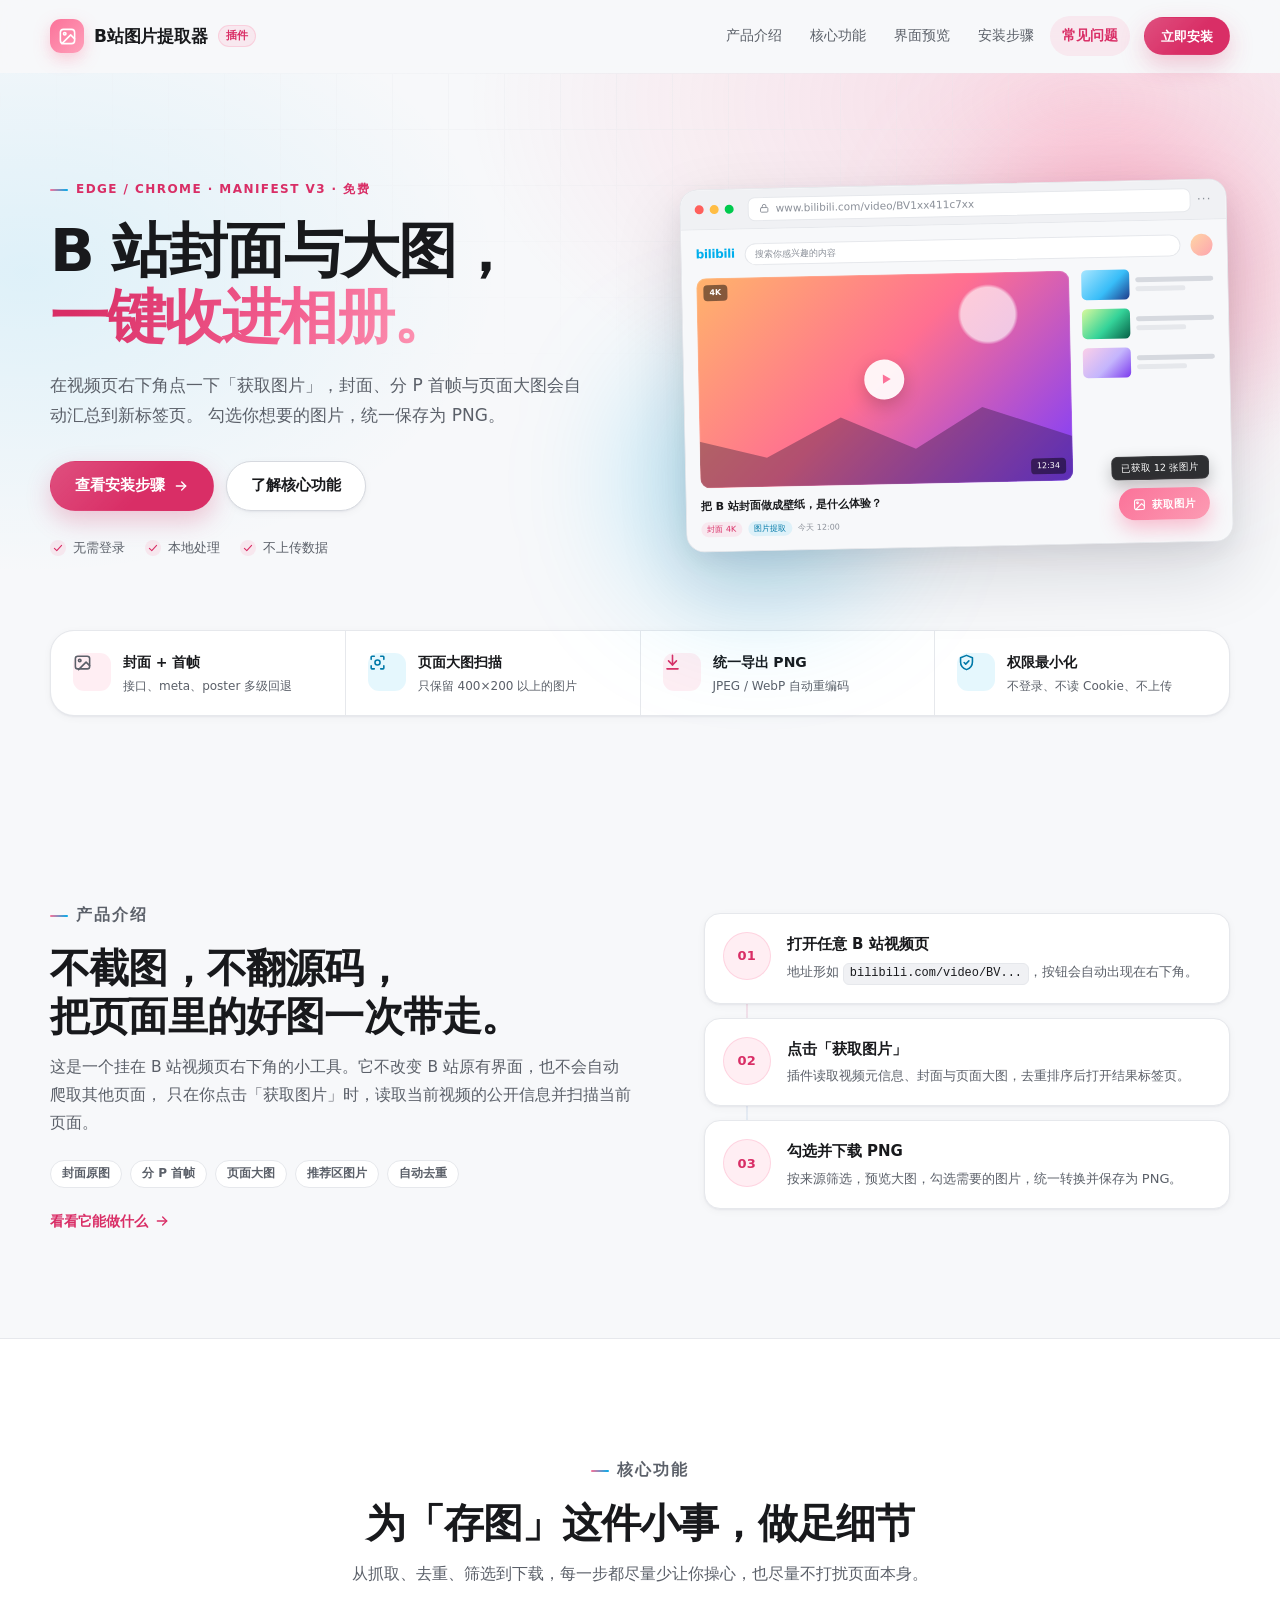
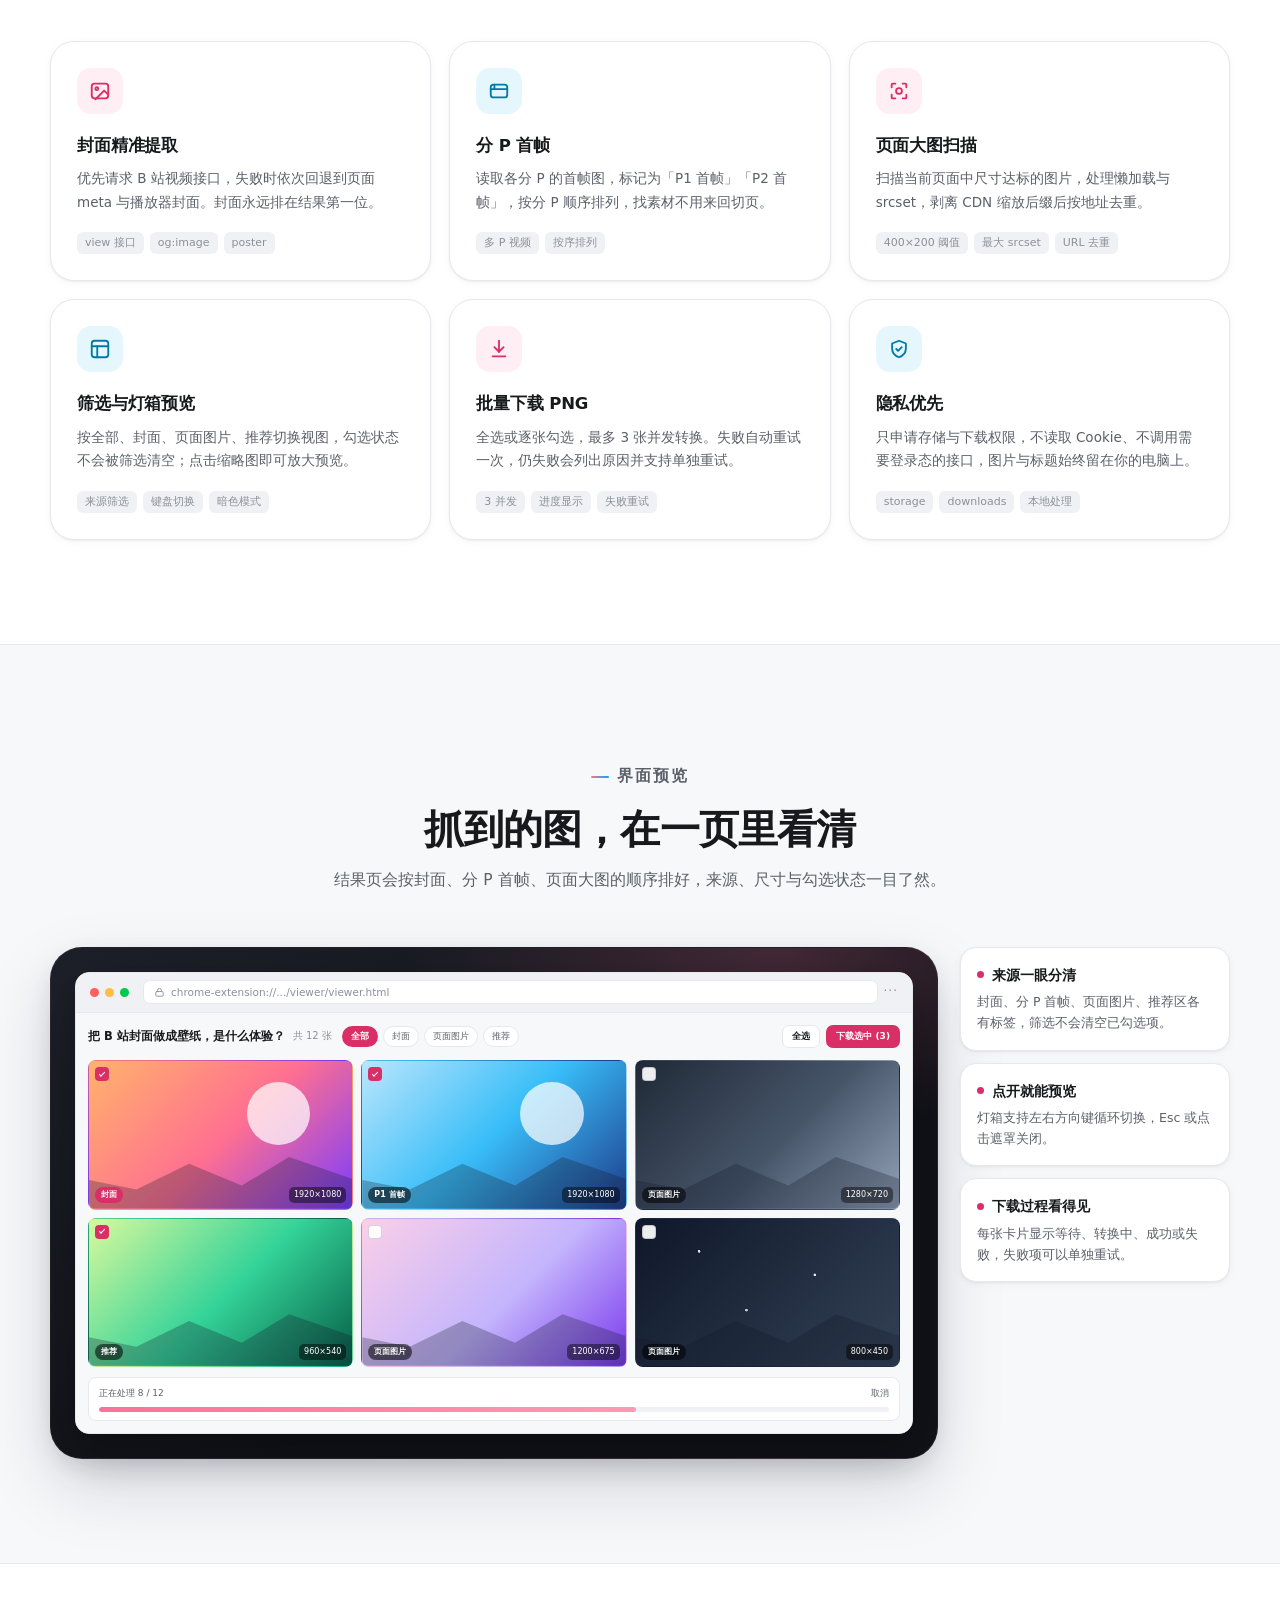
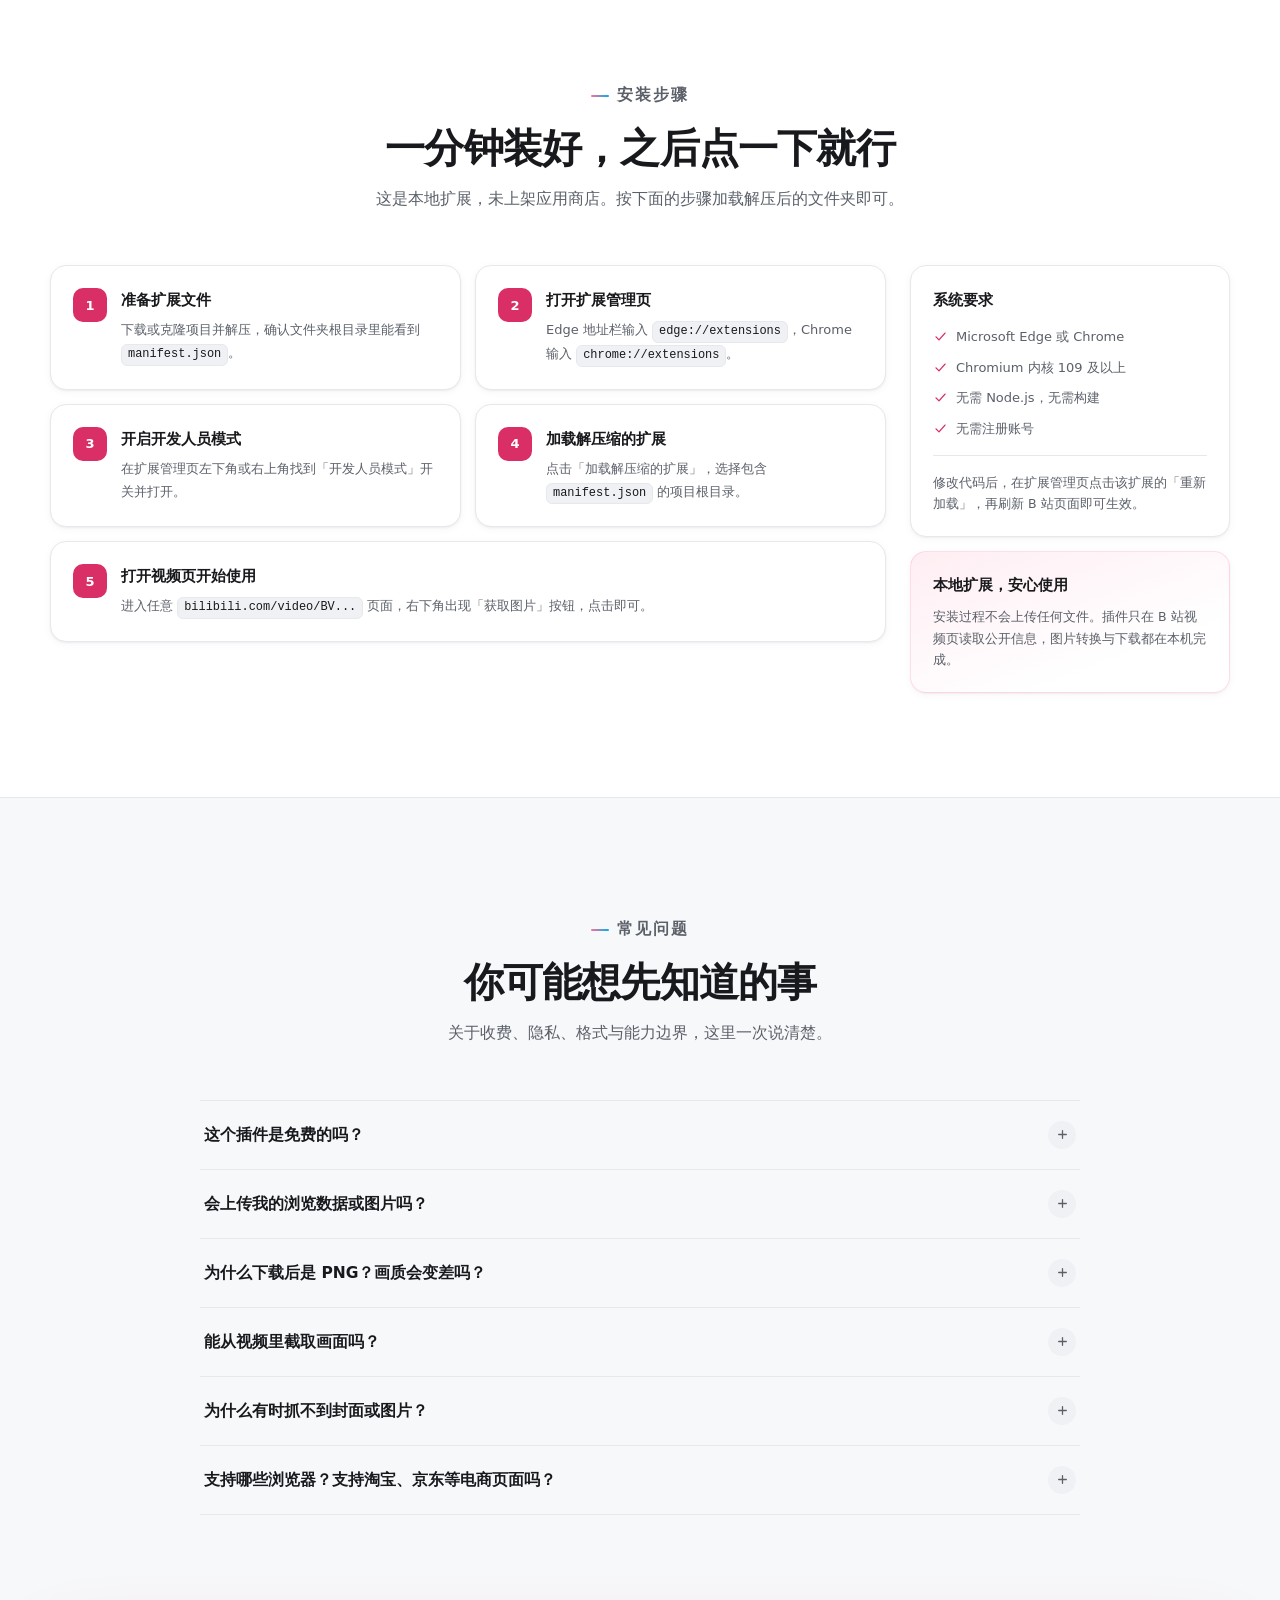
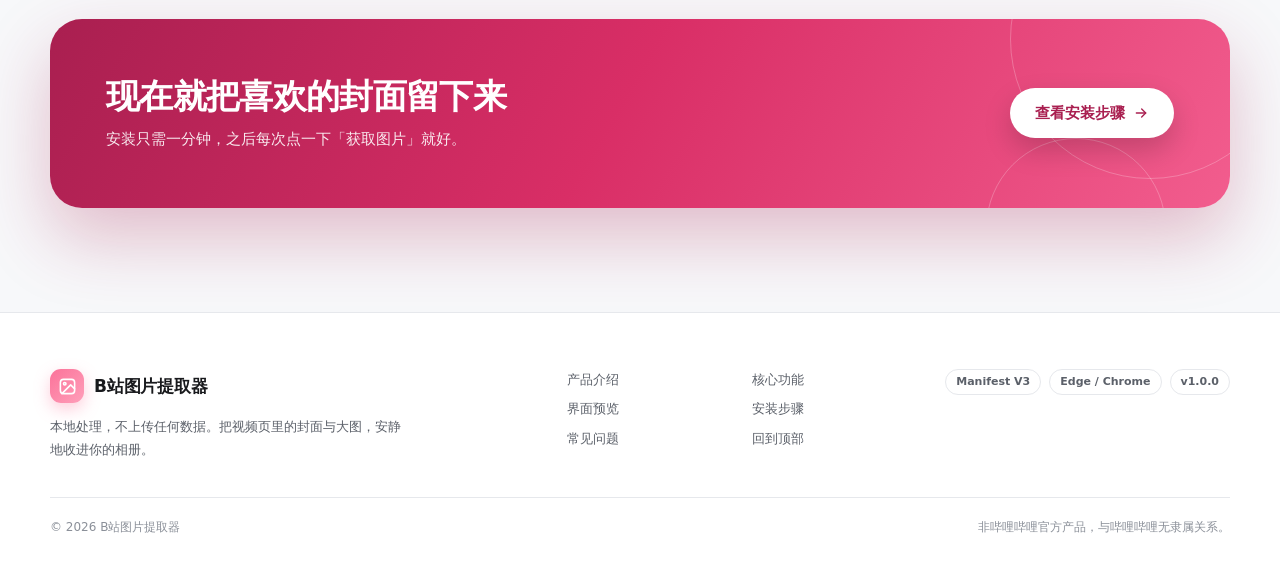
<file: billibili_plugin_web/index.html>
<!doctype html>
<html lang="zh-CN">
<head>
  <meta charset="utf-8">
  <meta name="viewport" content="width=device-width, initial-scale=1">
  <meta name="color-scheme" content="light dark">
  <meta name="theme-color" content="#fb7299">
  <title>B站图片提取器 - 一键提取视频封面与大图</title>
  <meta name="description" content="在 B 站视频页右下角点一下「获取图片」，自动提取视频封面、分 P 首帧与页面大图，勾选后统一下载为 PNG。Edge / Chrome 本地扩展，免费、不上传数据。">
  <meta property="og:type" content="website">
  <meta property="og:title" content="B站图片提取器 - 一键提取视频封面与大图">
  <meta property="og:description" content="点一下「获取图片」，封面、分 P 首帧与页面大图自动汇总，勾选后统一保存为 PNG。">
  <meta property="og:locale" content="zh_CN">
  <link rel="icon" href="assets/favicon.svg" type="image/svg+xml">
  <link rel="stylesheet" href="styles.css">
</head>
<body>
  <a class="skip-link" href="#main">跳到主要内容</a>

  <header class="site-header" id="siteHeader">
    <div class="container header__inner">
      <a class="brand" href="#top" aria-label="B站图片提取器首页">
        <span class="brand__mark" aria-hidden="true">
          <svg viewBox="0 0 24 24" fill="none" stroke="currentColor" stroke-width="2" stroke-linecap="round" stroke-linejoin="round" focusable="false">
            <rect x="3" y="3" width="18" height="18" rx="4"></rect>
            <circle cx="8.5" cy="8.5" r="1.6"></circle>
            <path d="m21 15-5-5L5 21"></path>
          </svg>
        </span>
        <span class="brand__text">B站图片提取器</span>
        <span class="brand__tag">插件</span>
      </a>

      <button class="menu-toggle" id="menuToggle" type="button" aria-expanded="false" aria-controls="siteNav" aria-label="打开导航菜单">
        <span></span>
        <span></span>
        <span></span>
      </button>

      <nav class="nav" id="siteNav" aria-label="主导航">
        <a class="nav__link" href="#intro">产品介绍</a>
        <a class="nav__link" href="#features">核心功能</a>
        <a class="nav__link" href="#preview">界面预览</a>
        <a class="nav__link" href="#install">安装步骤</a>
        <a class="nav__link" href="#faq">常见问题</a>
        <a class="btn btn--primary btn--sm nav__cta" href="#install">立即安装</a>
      </nav>
    </div>
  </header>

  <main id="main">
    <section class="hero" id="top" aria-labelledby="heroTitle">
      <div class="hero__bg" aria-hidden="true"></div>
      <div class="container hero__grid">
        <div class="hero__copy">
          <p class="eyebrow">EDGE / CHROME · MANIFEST V3 · 免费</p>
          <h1 id="heroTitle">B 站封面与大图，<br><span class="text-gradient">一键收进相册。</span></h1>
          <p class="hero__lead">
            在视频页右下角点一下「获取图片」，封面、分 P 首帧与页面大图会自动汇总到新标签页。
            勾选你想要的图片，统一保存为 PNG。
          </p>
          <div class="hero__actions">
            <a class="btn btn--primary btn--lg" href="#install">
              查看安装步骤
              <svg viewBox="0 0 24 24" fill="none" stroke="currentColor" stroke-width="2" stroke-linecap="round" stroke-linejoin="round" aria-hidden="true" focusable="false">
                <path d="M5 12h14"></path>
                <path d="m13 6 6 6-6 6"></path>
              </svg>
            </a>
            <a class="btn btn--ghost btn--lg" href="#features">了解核心功能</a>
          </div>
          <ul class="hero__points">
            <li>
              <svg viewBox="0 0 20 20" fill="none" stroke="currentColor" stroke-width="1.8" stroke-linecap="round" stroke-linejoin="round" aria-hidden="true" focusable="false"><path d="m4 10.5 4 4 8-9"></path></svg>
              无需登录
            </li>
            <li>
              <svg viewBox="0 0 20 20" fill="none" stroke="currentColor" stroke-width="1.8" stroke-linecap="round" stroke-linejoin="round" aria-hidden="true" focusable="false"><path d="m4 10.5 4 4 8-9"></path></svg>
              本地处理
            </li>
            <li>
              <svg viewBox="0 0 20 20" fill="none" stroke="currentColor" stroke-width="1.8" stroke-linecap="round" stroke-linejoin="round" aria-hidden="true" focusable="false"><path d="m4 10.5 4 4 8-9"></path></svg>
              不上传数据
            </li>
          </ul>
        </div>

        <div class="hero__visual" aria-hidden="true">
          <span class="glow glow--pink"></span>
          <span class="glow glow--blue"></span>

          <div class="browser browser--hero">
            <div class="browser__bar">
              <span class="dot dot--red"></span>
              <span class="dot dot--yellow"></span>
              <span class="dot dot--green"></span>
              <span class="browser__url">
                <svg viewBox="0 0 24 24" fill="none" stroke="currentColor" stroke-width="2" stroke-linecap="round" stroke-linejoin="round">
                  <rect x="4" y="10" width="16" height="10" rx="2"></rect>
                  <path d="M8 10V7a4 4 0 0 1 8 0v3"></path>
                </svg>
                www.bilibili.com/video/BV1xx411c7xx
              </span>
              <span class="browser__more">···</span>
            </div>

            <div class="browser__body bili-page">
              <div class="bili-top">
                <span class="bili-logo">bilibili</span>
                <span class="bili-search">搜索你感兴趣的内容</span>
                <span class="bili-avatar"></span>
              </div>

              <div class="bili-layout">
                <div class="bili-main">
                  <div class="bili-player">
                    <span class="bili-player__play">
                      <svg viewBox="0 0 24 24" fill="currentColor"><path d="M8 5.5v13l11-6.5z"></path></svg>
                    </span>
                    <span class="bili-player__badge">4K</span>
                    <span class="bili-player__time">12:34</span>
                  </div>
                  <p class="bili-title">把 B 站封面做成壁纸，是什么体验？</p>
                  <div class="bili-meta">
                    <span class="bili-pill">封面 4K</span>
                    <span class="bili-pill bili-pill--blue">图片提取</span>
                    <span class="bili-muted">今天 12:00</span>
                  </div>
                </div>

                <div class="bili-side">
                  <div class="mini-card">
                    <span class="mini-card__thumb mini-card__thumb--a"></span>
                    <span class="mini-card__lines">
                      <span class="line line--strong"></span>
                      <span class="line line--short"></span>
                    </span>
                  </div>
                  <div class="mini-card">
                    <span class="mini-card__thumb mini-card__thumb--b"></span>
                    <span class="mini-card__lines">
                      <span class="line line--strong"></span>
                      <span class="line line--short"></span>
                    </span>
                  </div>
                  <div class="mini-card">
                    <span class="mini-card__thumb mini-card__thumb--c"></span>
                    <span class="mini-card__lines">
                      <span class="line line--strong"></span>
                      <span class="line line--short"></span>
                    </span>
                  </div>
                </div>
              </div>

              <span class="mock-toast">已获取 12 张图片</span>
              <span class="mock-button">
                <svg viewBox="0 0 24 24" fill="none" stroke="currentColor" stroke-width="2" stroke-linecap="round" stroke-linejoin="round">
                  <rect x="3" y="3" width="18" height="18" rx="3"></rect>
                  <circle cx="8.5" cy="8.5" r="1.5"></circle>
                  <path d="m21 15-5-5L5 21"></path>
                </svg>
                获取图片
              </span>
            </div>
          </div>
        </div>
      </div>

      <div class="container">
        <div class="highlights reveal">
          <div class="highlight">
            <span class="highlight__icon">
              <svg viewBox="0 0 24 24" fill="none" stroke="currentColor" stroke-width="2" stroke-linecap="round" stroke-linejoin="round" aria-hidden="true" focusable="false">
                <rect x="3" y="4" width="18" height="16" rx="3"></rect>
                <circle cx="8.5" cy="9.5" r="1.6"></circle>
                <path d="m21 16-4.5-4.5L7 21"></path>
              </svg>
            </span>
            <div>
              <strong>封面 + 首帧</strong>
              <span>接口、meta、poster 多级回退</span>
            </div>
          </div>
          <div class="highlight">
            <span class="highlight__icon">
              <svg viewBox="0 0 24 24" fill="none" stroke="currentColor" stroke-width="2" stroke-linecap="round" stroke-linejoin="round" aria-hidden="true" focusable="false">
                <path d="M4 8V5a1 1 0 0 1 1-1h3"></path>
                <path d="M16 4h3a1 1 0 0 1 1 1v3"></path>
                <path d="M20 16v3a1 1 0 0 1-1 1h-3"></path>
                <path d="M8 20H5a1 1 0 0 1-1-1v-3"></path>
                <circle cx="12" cy="12" r="3.2"></circle>
              </svg>
            </span>
            <div>
              <strong>页面大图扫描</strong>
              <span>只保留 400×200 以上的图片</span>
            </div>
          </div>
          <div class="highlight">
            <span class="highlight__icon">
              <svg viewBox="0 0 24 24" fill="none" stroke="currentColor" stroke-width="2" stroke-linecap="round" stroke-linejoin="round" aria-hidden="true" focusable="false">
                <path d="M12 3v12"></path>
                <path d="m7 10 5 5 5-5"></path>
                <path d="M5 20h14"></path>
              </svg>
            </span>
            <div>
              <strong>统一导出 PNG</strong>
              <span>JPEG / WebP 自动重编码</span>
            </div>
          </div>
          <div class="highlight">
            <span class="highlight__icon">
              <svg viewBox="0 0 24 24" fill="none" stroke="currentColor" stroke-width="2" stroke-linecap="round" stroke-linejoin="round" aria-hidden="true" focusable="false">
                <path d="M12 3 4.5 6v5.5c0 4.6 3.1 8 7.5 9.5 4.4-1.5 7.5-4.9 7.5-9.5V6z"></path>
                <path d="m9 12 2 2 4-4"></path>
              </svg>
            </span>
            <div>
              <strong>权限最小化</strong>
              <span>不登录、不读 Cookie、不上传</span>
            </div>
          </div>
        </div>
      </div>
    </section>

    <section class="section" id="intro" aria-labelledby="introTitle">
      <div class="container intro__grid">
        <div class="section__head section__head--left reveal">
          <p class="eyebrow">产品介绍</p>
          <h2 id="introTitle">不截图，不翻源码，<br>把页面里的好图一次带走。</h2>
          <p>
            这是一个挂在 B 站视频页右下角的小工具。它不改变 B 站原有界面，也不会自动爬取其他页面，
            只在你点击「获取图片」时，读取当前视频的公开信息并扫描当前页面。
          </p>
          <div class="intro__chips">
            <span class="tag">封面原图</span>
            <span class="tag">分 P 首帧</span>
            <span class="tag">页面大图</span>
            <span class="tag">推荐区图片</span>
            <span class="tag">自动去重</span>
          </div>
          <a class="text-link" href="#features">
            看看它能做什么
            <svg viewBox="0 0 24 24" fill="none" stroke="currentColor" stroke-width="2" stroke-linecap="round" stroke-linejoin="round" aria-hidden="true" focusable="false">
              <path d="M5 12h14"></path>
              <path d="m13 6 6 6-6 6"></path>
            </svg>
          </a>
        </div>

        <ol class="steps reveal">
          <li class="step">
            <span class="step__num">01</span>
            <div>
              <h3>打开任意 B 站视频页</h3>
              <p>地址形如 <code class="inline-code">bilibili.com/video/BV...</code>，按钮会自动出现在右下角。</p>
            </div>
          </li>
          <li class="step">
            <span class="step__num">02</span>
            <div>
              <h3>点击「获取图片」</h3>
              <p>插件读取视频元信息、封面与页面大图，去重排序后打开结果标签页。</p>
            </div>
          </li>
          <li class="step">
            <span class="step__num">03</span>
            <div>
              <h3>勾选并下载 PNG</h3>
              <p>按来源筛选，预览大图，勾选需要的图片，统一转换并保存为 PNG。</p>
            </div>
          </li>
        </ol>
      </div>
    </section>

    <section class="section section--tinted" id="features" aria-labelledby="featuresTitle">
      <div class="container">
        <div class="section__head reveal">
          <p class="eyebrow">核心功能</p>
          <h2 id="featuresTitle">为「存图」这件小事，做足细节</h2>
          <p>从抓取、去重、筛选到下载，每一步都尽量少让你操心，也尽量不打扰页面本身。</p>
        </div>

        <div class="features">
          <article class="feature reveal">
            <span class="feature__icon">
              <svg viewBox="0 0 24 24" fill="none" stroke="currentColor" stroke-width="2" stroke-linecap="round" stroke-linejoin="round" aria-hidden="true" focusable="false">
                <rect x="3" y="4" width="18" height="16" rx="3"></rect>
                <circle cx="8.5" cy="9.5" r="1.6"></circle>
                <path d="m21 16-4.5-4.5L7 21"></path>
              </svg>
            </span>
            <h3>封面精准提取</h3>
            <p>优先请求 B 站视频接口，失败时依次回退到页面 meta 与播放器封面。封面永远排在结果第一位。</p>
            <ul class="feature__tags">
              <li>view 接口</li>
              <li>og:image</li>
              <li>poster</li>
            </ul>
          </article>

          <article class="feature reveal">
            <span class="feature__icon">
              <svg viewBox="0 0 24 24" fill="none" stroke="currentColor" stroke-width="2" stroke-linecap="round" stroke-linejoin="round" aria-hidden="true" focusable="false">
                <rect x="3" y="5" width="18" height="14" rx="3"></rect>
                <path d="M3 10h18"></path>
                <path d="M7 5v5"></path>
              </svg>
            </span>
            <h3>分 P 首帧</h3>
            <p>读取各分 P 的首帧图，标记为「P1 首帧」「P2 首帧」，按分 P 顺序排列，找素材不用来回切页。</p>
            <ul class="feature__tags">
              <li>多 P 视频</li>
              <li>按序排列</li>
            </ul>
          </article>

          <article class="feature reveal">
            <span class="feature__icon">
              <svg viewBox="0 0 24 24" fill="none" stroke="currentColor" stroke-width="2" stroke-linecap="round" stroke-linejoin="round" aria-hidden="true" focusable="false">
                <path d="M4 8V5a1 1 0 0 1 1-1h3"></path>
                <path d="M16 4h3a1 1 0 0 1 1 1v3"></path>
                <path d="M20 16v3a1 1 0 0 1-1 1h-3"></path>
                <path d="M8 20H5a1 1 0 0 1-1-1v-3"></path>
                <circle cx="12" cy="12" r="3.2"></circle>
              </svg>
            </span>
            <h3>页面大图扫描</h3>
            <p>扫描当前页面中尺寸达标的图片，处理懒加载与 srcset，剥离 CDN 缩放后缀后按地址去重。</p>
            <ul class="feature__tags">
              <li>400×200 阈值</li>
              <li>最大 srcset</li>
              <li>URL 去重</li>
            </ul>
          </article>

          <article class="feature reveal">
            <span class="feature__icon">
              <svg viewBox="0 0 24 24" fill="none" stroke="currentColor" stroke-width="2" stroke-linecap="round" stroke-linejoin="round" aria-hidden="true" focusable="false">
                <rect x="3" y="3" width="18" height="18" rx="3"></rect>
                <path d="M3 9h18"></path>
                <path d="M9 21V9"></path>
              </svg>
            </span>
            <h3>筛选与灯箱预览</h3>
            <p>按全部、封面、页面图片、推荐切换视图，勾选状态不会被筛选清空；点击缩略图即可放大预览。</p>
            <ul class="feature__tags">
              <li>来源筛选</li>
              <li>键盘切换</li>
              <li>暗色模式</li>
            </ul>
          </article>

          <article class="feature reveal">
            <span class="feature__icon">
              <svg viewBox="0 0 24 24" fill="none" stroke="currentColor" stroke-width="2" stroke-linecap="round" stroke-linejoin="round" aria-hidden="true" focusable="false">
                <path d="M12 3v12"></path>
                <path d="m7 10 5 5 5-5"></path>
                <path d="M5 20h14"></path>
              </svg>
            </span>
            <h3>批量下载 PNG</h3>
            <p>全选或逐张勾选，最多 3 张并发转换。失败自动重试一次，仍失败会列出原因并支持单独重试。</p>
            <ul class="feature__tags">
              <li>3 并发</li>
              <li>进度显示</li>
              <li>失败重试</li>
            </ul>
          </article>

          <article class="feature reveal">
            <span class="feature__icon">
              <svg viewBox="0 0 24 24" fill="none" stroke="currentColor" stroke-width="2" stroke-linecap="round" stroke-linejoin="round" aria-hidden="true" focusable="false">
                <path d="M12 3 4.5 6v5.5c0 4.6 3.1 8 7.5 9.5 4.4-1.5 7.5-4.9 7.5-9.5V6z"></path>
                <path d="m9 12 2 2 4-4"></path>
              </svg>
            </span>
            <h3>隐私优先</h3>
            <p>只申请存储与下载权限，不读取 Cookie、不调用需要登录态的接口，图片与标题始终留在你的电脑上。</p>
            <ul class="feature__tags">
              <li>storage</li>
              <li>downloads</li>
              <li>本地处理</li>
            </ul>
          </article>
        </div>
      </div>
    </section>

    <section class="section" id="preview" aria-labelledby="previewTitle">
      <div class="container">
        <div class="section__head reveal">
          <p class="eyebrow">界面预览</p>
          <h2 id="previewTitle">抓到的图，在一页里看清</h2>
          <p>结果页会按封面、分 P 首帧、页面大图的顺序排好，来源、尺寸与勾选状态一目了然。</p>
        </div>

        <div class="showcase reveal">
          <div class="showcase__panel">
            <div class="browser browser--viewer">
              <div class="browser__bar">
                <span class="dot dot--red"></span>
                <span class="dot dot--yellow"></span>
                <span class="dot dot--green"></span>
                <span class="browser__url">
                  <svg viewBox="0 0 24 24" fill="none" stroke="currentColor" stroke-width="2" stroke-linecap="round" stroke-linejoin="round" aria-hidden="true" focusable="false">
                    <rect x="4" y="10" width="16" height="10" rx="2"></rect>
                    <path d="M8 10V7a4 4 0 0 1 8 0v3"></path>
                  </svg>
                  chrome-extension://.../viewer/viewer.html
                </span>
                <span class="browser__more">···</span>
              </div>

              <div class="viewer">
                <div class="viewer__top">
                  <div class="viewer__title">
                    把 B 站封面做成壁纸，是什么体验？
                    <span>共 12 张</span>
                  </div>
                  <div class="viewer__chips">
                    <span class="chip-sm is-active">全部</span>
                    <span class="chip-sm">封面</span>
                    <span class="chip-sm">页面图片</span>
                    <span class="chip-sm">推荐</span>
                  </div>
                  <div class="viewer__actions">
                    <span class="mini-btn">全选</span>
                    <span class="mini-btn mini-btn--primary">下载选中 (3)</span>
                  </div>
                </div>

                <div class="viewer__grid" aria-hidden="true">
                  <figure class="shot shot--1">
                    <span class="shot__check is-checked"></span>
                    <span class="shot__badge shot__badge--cover">封面</span>
                    <span class="shot__size">1920×1080</span>
                  </figure>
                  <figure class="shot shot--2">
                    <span class="shot__check is-checked"></span>
                    <span class="shot__badge">P1 首帧</span>
                    <span class="shot__size">1920×1080</span>
                  </figure>
                  <figure class="shot shot--3">
                    <span class="shot__check"></span>
                    <span class="shot__badge">页面图片</span>
                    <span class="shot__size">1280×720</span>
                  </figure>
                  <figure class="shot shot--4">
                    <span class="shot__check is-checked"></span>
                    <span class="shot__badge">推荐</span>
                    <span class="shot__size">960×540</span>
                  </figure>
                  <figure class="shot shot--5">
                    <span class="shot__check"></span>
                    <span class="shot__badge">页面图片</span>
                    <span class="shot__size">1200×675</span>
                  </figure>
                  <figure class="shot shot--6">
                    <span class="shot__check"></span>
                    <span class="shot__badge">页面图片</span>
                    <span class="shot__size">800×450</span>
                  </figure>
                </div>

                <div class="viewer__progress">
                  <div class="viewer__progress-head">
                    <span>正在处理 8 / 12</span>
                    <span>取消</span>
                  </div>
                  <div class="bar"><i style="width:68%"></i></div>
                </div>
              </div>
            </div>
          </div>

          <ul class="showcase__notes">
            <li>
              <strong>来源一眼分清</strong>
              <span>封面、分 P 首帧、页面图片、推荐区各有标签，筛选不会清空已勾选项。</span>
            </li>
            <li>
              <strong>点开就能预览</strong>
              <span>灯箱支持左右方向键循环切换，Esc 或点击遮罩关闭。</span>
            </li>
            <li>
              <strong>下载过程看得见</strong>
              <span>每张卡片显示等待、转换中、成功或失败，失败项可以单独重试。</span>
            </li>
          </ul>
        </div>
      </div>
    </section>

    <section class="section section--tinted" id="install" aria-labelledby="installTitle">
      <div class="container">
        <div class="section__head reveal">
          <p class="eyebrow">安装步骤</p>
          <h2 id="installTitle">一分钟装好，之后点一下就行</h2>
          <p>这是本地扩展，未上架应用商店。按下面的步骤加载解压后的文件夹即可。</p>
        </div>

        <div class="install">
          <ol class="install__steps">
            <li class="install-step reveal">
              <span class="install-step__num">1</span>
              <div>
                <h3>准备扩展文件</h3>
                <p>下载或克隆项目并解压，确认文件夹根目录里能看到 <code class="inline-code">manifest.json</code>。</p>
              </div>
            </li>
            <li class="install-step reveal">
              <span class="install-step__num">2</span>
              <div>
                <h3>打开扩展管理页</h3>
                <p>Edge 地址栏输入 <code class="inline-code">edge://extensions</code>，Chrome 输入 <code class="inline-code">chrome://extensions</code>。</p>
              </div>
            </li>
            <li class="install-step reveal">
              <span class="install-step__num">3</span>
              <div>
                <h3>开启开发人员模式</h3>
                <p>在扩展管理页左下角或右上角找到「开发人员模式」开关并打开。</p>
              </div>
            </li>
            <li class="install-step reveal">
              <span class="install-step__num">4</span>
              <div>
                <h3>加载解压缩的扩展</h3>
                <p>点击「加载解压缩的扩展」，选择包含 <code class="inline-code">manifest.json</code> 的项目根目录。</p>
              </div>
            </li>
            <li class="install-step reveal">
              <span class="install-step__num">5</span>
              <div>
                <h3>打开视频页开始使用</h3>
                <p>进入任意 <code class="inline-code">bilibili.com/video/BV...</code> 页面，右下角出现「获取图片」按钮，点击即可。</p>
              </div>
            </li>
          </ol>

          <aside class="install__aside reveal">
            <div class="note-card">
              <h3>系统要求</h3>
              <ul class="check-list">
                <li>
                  <svg viewBox="0 0 20 20" fill="none" stroke="currentColor" stroke-width="1.8" stroke-linecap="round" stroke-linejoin="round" aria-hidden="true" focusable="false"><path d="m4 10.5 4 4 8-9"></path></svg>
                  Microsoft Edge 或 Chrome
                </li>
                <li>
                  <svg viewBox="0 0 20 20" fill="none" stroke="currentColor" stroke-width="1.8" stroke-linecap="round" stroke-linejoin="round" aria-hidden="true" focusable="false"><path d="m4 10.5 4 4 8-9"></path></svg>
                  Chromium 内核 109 及以上
                </li>
                <li>
                  <svg viewBox="0 0 20 20" fill="none" stroke="currentColor" stroke-width="1.8" stroke-linecap="round" stroke-linejoin="round" aria-hidden="true" focusable="false"><path d="m4 10.5 4 4 8-9"></path></svg>
                  无需 Node.js，无需构建
                </li>
                <li>
                  <svg viewBox="0 0 20 20" fill="none" stroke="currentColor" stroke-width="1.8" stroke-linecap="round" stroke-linejoin="round" aria-hidden="true" focusable="false"><path d="m4 10.5 4 4 8-9"></path></svg>
                  无需注册账号
                </li>
              </ul>
              <div class="note-card__divider"></div>
              <p class="note-card__hint">修改代码后，在扩展管理页点击该扩展的「重新加载」，再刷新 B 站页面即可生效。</p>
            </div>

            <div class="note-card note-card--warm">
              <h4>本地扩展，安心使用</h4>
              <p>安装过程不会上传任何文件。插件只在 B 站视频页读取公开信息，图片转换与下载都在本机完成。</p>
            </div>
          </aside>
        </div>
      </div>
    </section>

    <section class="section" id="faq" aria-labelledby="faqTitle">
      <div class="container container--narrow">
        <div class="section__head reveal">
          <p class="eyebrow">常见问题</p>
          <h2 id="faqTitle">你可能想先知道的事</h2>
          <p>关于收费、隐私、格式与能力边界，这里一次说清楚。</p>
        </div>

        <div class="faq reveal">
          <details class="faq__item">
            <summary>
              这个插件是免费的吗？
              <span class="faq__icon" aria-hidden="true">
                <svg viewBox="0 0 24 24" fill="none" stroke="currentColor" stroke-width="2.4" stroke-linecap="round"><path d="M12 5v14"></path><path d="M5 12h14"></path></svg>
              </span>
            </summary>
            <div class="faq__body">
              <p>免费。它是本地运行的浏览器扩展，没有账号体系，也没有付费墙或隐藏次数限制。</p>
            </div>
          </details>

          <details class="faq__item">
            <summary>
              会上传我的浏览数据或图片吗？
              <span class="faq__icon" aria-hidden="true">
                <svg viewBox="0 0 24 24" fill="none" stroke="currentColor" stroke-width="2.4" stroke-linecap="round"><path d="M12 5v14"></path><path d="M5 12h14"></path></svg>
              </span>
            </summary>
            <div class="faq__body">
              <p>不会。插件不读取 Cookie、不登录、不调用需要账号态的接口，也不会把图片、URL 或视频标题发送到自建服务器。抓取结果只暂存在浏览器的会话存储中。</p>
            </div>
          </details>

          <details class="faq__item">
            <summary>
              为什么下载后是 PNG？画质会变差吗？
              <span class="faq__icon" aria-hidden="true">
                <svg viewBox="0 0 24 24" fill="none" stroke="currentColor" stroke-width="2.4" stroke-linecap="round"><path d="M12 5v14"></path><path d="M5 12h14"></path></svg>
              </span>
            </summary>
            <div class="faq__body">
              <p>统一输出 PNG 是为了让格式一致、方便继续编辑。源图是 JPEG / WebP 时会经过一次画布重编码，像素尺寸保持不变，但会丢失 EXIF 等元数据，文件体积也可能比原图大。这不是无损转换。</p>
            </div>
          </details>

          <details class="faq__item">
            <summary>
              能从视频里截取画面吗？
              <span class="faq__icon" aria-hidden="true">
                <svg viewBox="0 0 24 24" fill="none" stroke="currentColor" stroke-width="2.4" stroke-linecap="round"><path d="M12 5v14"></path><path d="M5 12h14"></path></svg>
              </span>
            </summary>
            <div class="faq__body">
              <p>不能。插件提取的是视频封面、分 P 首帧和当前页面上的静态大图，不做视频抽帧，也不下载视频或音频文件。</p>
            </div>
          </details>

          <details class="faq__item">
            <summary>
              为什么有时抓不到封面或图片？
              <span class="faq__icon" aria-hidden="true">
                <svg viewBox="0 0 24 24" fill="none" stroke="currentColor" stroke-width="2.4" stroke-linecap="round"><path d="M12 5v14"></path><path d="M5 12h14"></path></svg>
              </span>
            </summary>
            <div class="faq__body">
              <p>B 站接口可能因风控返回非零状态，此时插件会降级到页面 meta、播放器封面和 DOM 扫描，封面可能缺失或分辨率较低。遇到这种情况可以刷新页面后重试；单张图片请求失败也不会卡住整个下载队列。</p>
            </div>
          </details>

          <details class="faq__item">
            <summary>
              支持哪些浏览器？支持淘宝、京东等电商页面吗？
              <span class="faq__icon" aria-hidden="true">
                <svg viewBox="0 0 24 24" fill="none" stroke="currentColor" stroke-width="2.4" stroke-linecap="round"><path d="M12 5v14"></path><path d="M5 12h14"></path></svg>
              </span>
            </summary>
            <div class="faq__body">
              <p>支持 Edge 与 Chrome 等 Chromium 内核浏览器，建议 109 及以上版本。当前只匹配 B 站视频页，不处理淘宝、京东、拼多多等电商站点，也不是通用网页抓图工具。</p>
            </div>
          </details>
        </div>
      </div>
    </section>

    <section class="section cta-section" aria-labelledby="ctaTitle">
      <div class="container">
        <div class="cta-card reveal">
          <div class="cta-card__copy">
            <h2 id="ctaTitle">现在就把喜欢的封面留下来</h2>
            <p>安装只需一分钟，之后每次点一下「获取图片」就好。</p>
          </div>
          <a class="btn btn--light btn--lg" href="#install">
            查看安装步骤
            <svg viewBox="0 0 24 24" fill="none" stroke="currentColor" stroke-width="2" stroke-linecap="round" stroke-linejoin="round" aria-hidden="true" focusable="false">
              <path d="M5 12h14"></path>
              <path d="m13 6 6 6-6 6"></path>
            </svg>
          </a>
        </div>
      </div>
    </section>
  </main>

  <footer class="footer">
    <div class="container footer__grid">
      <div class="footer__brand">
        <a class="brand" href="#top" aria-label="返回顶部">
          <span class="brand__mark" aria-hidden="true">
            <svg viewBox="0 0 24 24" fill="none" stroke="currentColor" stroke-width="2" stroke-linecap="round" stroke-linejoin="round" focusable="false">
              <rect x="3" y="3" width="18" height="18" rx="4"></rect>
              <circle cx="8.5" cy="8.5" r="1.6"></circle>
              <path d="m21 15-5-5L5 21"></path>
            </svg>
          </span>
          <span class="brand__text">B站图片提取器</span>
        </a>
        <p>本地处理，不上传任何数据。把视频页里的封面与大图，安静地收进你的相册。</p>
      </div>

      <nav class="footer__nav" aria-label="页脚导航">
        <a href="#intro">产品介绍</a>
        <a href="#features">核心功能</a>
        <a href="#preview">界面预览</a>
        <a href="#install">安装步骤</a>
        <a href="#faq">常见问题</a>
        <a href="#top">回到顶部</a>
      </nav>

      <div class="footer__meta">
        <span class="badge-sm">Manifest V3</span>
        <span class="badge-sm">Edge / Chrome</span>
        <span class="badge-sm">v1.0.0</span>
      </div>
    </div>

    <div class="container footer__bottom">
      <p>© <span id="year">2026</span> B站图片提取器</p>
      <p>非哔哩哔哩官方产品，与哔哩哔哩无隶属关系。</p>
    </div>
  </footer>

  <script src="main.js" defer></script>
</body>
</html>
</file>
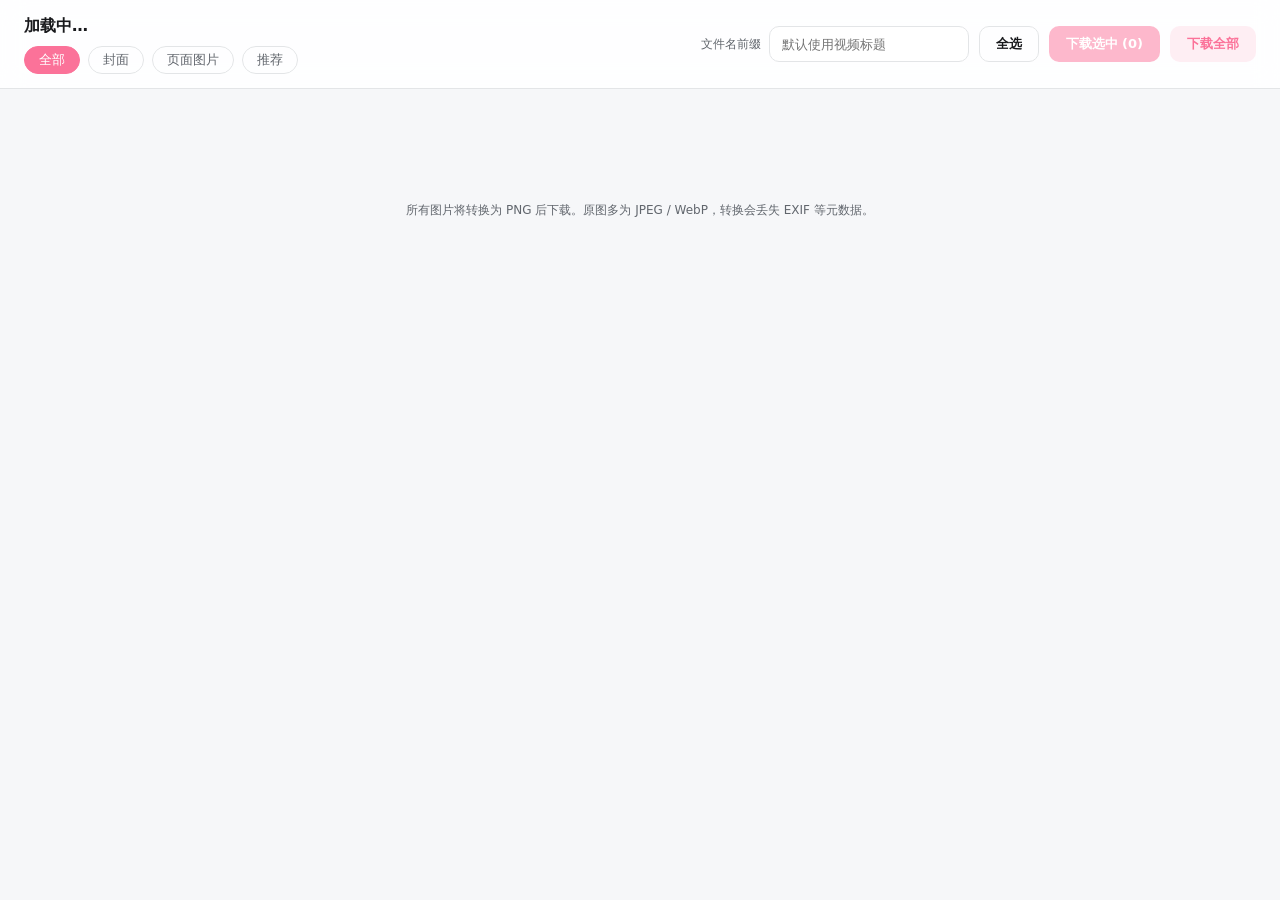
<file: viewer/viewer.html>
<!doctype html>
<html lang="zh-CN">
<head>
  <meta charset="utf-8">
  <meta name="viewport" content="width=device-width, initial-scale=1">
  <meta name="color-scheme" content="light dark">
  <title>B站图片提取器</title>
  <link rel="stylesheet" href="viewer.css">
</head>
<body>
  <header class="topbar" id="topbar">
    <div class="topbar__main">
      <div class="meta">
        <h1 class="meta__title" id="title">加载中…</h1>
        <span class="meta__count" id="count"></span>
      </div>

      <div class="filters" id="filters" role="group" aria-label="图片筛选">
        <button class="chip is-active" type="button" data-filter="all">全部</button>
        <button class="chip" type="button" data-filter="cover">封面</button>
        <button class="chip" type="button" data-filter="page">页面图片</button>
        <button class="chip" type="button" data-filter="recommend">推荐</button>
      </div>
    </div>

    <div class="actions">
      <label class="prefix">
        <span class="prefix__label">文件名前缀</span>
        <input id="prefix" class="prefix__input" type="text" maxlength="60" placeholder="默认使用视频标题" autocomplete="off">
      </label>
      <button id="selectAll" class="btn btn--ghost" type="button">全选</button>
      <button id="downloadSelected" class="btn btn--primary" type="button" disabled
              title="统计所有已勾选的图片，不受筛选影响">下载选中 (0)</button>
      <button id="downloadAll" class="btn btn--soft" type="button">下载全部</button>
    </div>
  </header>

  <main class="main" id="main">
    <div class="grid" id="grid" aria-live="polite"></div>
    <p class="no-match" id="noMatch" hidden>当前筛选下没有图片。</p>
  </main>

  <section class="progress" id="progress" hidden aria-live="polite">
    <div class="progress__head">
      <span class="progress__text" id="progressText">准备中…</span>
      <div class="progress__tools">
        <button id="progressToggle" class="btn btn--ghost btn--small" type="button"
                aria-expanded="true">收起</button>
        <button id="cancelDownload" class="btn btn--ghost btn--small" type="button">取消</button>
      </div>
    </div>
    <div class="progress__bar" role="progressbar" aria-valuemin="0" aria-valuemax="100" aria-valuenow="0" id="progressBar">
      <div class="progress__fill" id="progressFill"></div>
    </div>
    <div class="failures" id="failures" hidden></div>
  </section>

  <div class="lightbox" id="lightbox" hidden>
    <button class="lightbox__close" id="lbClose" type="button" aria-label="关闭">×</button>
    <button class="lightbox__nav lightbox__nav--prev" id="lbPrev" type="button" aria-label="上一张">‹</button>
    <img class="lightbox__img" id="lbImage" alt="">
    <button class="lightbox__nav lightbox__nav--next" id="lbNext" type="button" aria-label="下一张">›</button>
    <div class="lightbox__counter" id="lbCounter"></div>
  </div>

  <section class="empty" id="empty" hidden>
    <svg class="empty__icon" viewBox="0 0 64 64" fill="none" stroke="currentColor" stroke-width="3"
         stroke-linecap="round" stroke-linejoin="round" aria-hidden="true">
      <rect x="8" y="12" width="48" height="40" rx="6"></rect>
      <circle cx="22" cy="26" r="4"></circle>
      <path d="m56 42-12-12L16 52"></path>
    </svg>
    <h2 class="empty__title">没有可展示的图片</h2>
    <p class="empty__text" id="emptyText"></p>
    <button id="backToBili" class="btn btn--primary" type="button">返回 B 站</button>
  </section>

  <div class="toast" id="toast" hidden></div>

  <footer class="foot">
    所有图片将转换为 PNG 后下载。原图多为 JPEG / WebP，转换会丢失 EXIF 等元数据。
  </footer>

  <script src="viewer.js"></script>
</body>
</html>
</file>
<file: billibili_plugin_web/styles.css>
/* ==========================================================================
   B站图片提取器 - 官方宣传页
   设计变量、布局、组件、暗色模式与响应式样式
   ========================================================================== */

:root {
  color-scheme: light dark;

  /* 品牌色 */
  --pink: #fb7299;
  --pink-deep: #d92e66;
  --pink-deep-hover: #c22659;
  --pink-soft: rgba(251, 114, 153, 0.12);
  --pink-soft-2: rgba(251, 114, 153, 0.22);
  --blue: #00aeec;
  --blue-soft: rgba(0, 174, 236, 0.1);
  --blue-text: #0079a8;

  /* 文本与表面 */
  --ink: #18191c;
  --ink-2: #5b6069;
  --ink-3: #8b9099;
  --bg: #f7f8fa;
  --bg-2: #ffffff;
  --surface: #ffffff;
  --surface-2: #f0f1f4;
  --surface-3: #e6e8ec;
  --line: #e6e8ec;
  --line-strong: #d6d9df;
  --header-bg: rgba(247, 248, 250, 0.86);

  /* 强调色（按钮、链接） */
  --accent: var(--pink-deep);
  --accent-hover: var(--pink-deep-hover);
  --accent-contrast: #ffffff;
  --accent-shadow: rgba(217, 46, 102, 0.26);

  /* 阴影与圆角 */
  --shadow-sm: 0 1px 2px rgba(16, 24, 40, 0.05), 0 2px 8px rgba(16, 24, 40, 0.04);
  --shadow-md: 0 10px 28px rgba(16, 24, 40, 0.08), 0 2px 8px rgba(16, 24, 40, 0.04);
  --shadow-lg: 0 28px 70px rgba(16, 24, 40, 0.14), 0 8px 24px rgba(16, 24, 40, 0.06);
  --radius-sm: 10px;
  --radius: 16px;
  --radius-lg: 24px;
  --radius-xl: 32px;

  /* 尺寸 */
  --container: 1180px;
  --header-h: 72px;

  --font: system-ui, -apple-system, "Segoe UI", "Microsoft YaHei", "PingFang SC",
    "Noto Sans SC", sans-serif;
  --mono: ui-monospace, SFMono-Regular, Consolas, "Liberation Mono", monospace;
}

@media (prefers-color-scheme: dark) {
  :root {
    --pink-soft: rgba(251, 114, 153, 0.16);
    --pink-soft-2: rgba(251, 114, 153, 0.28);
    --blue-soft: rgba(0, 174, 236, 0.16);
    --blue-text: #67d4f5;

    --ink: #f1f2f4;
    --ink-2: #b1b6c0;
    --ink-3: #858b96;
    --bg: #0e1014;
    --bg-2: #12151a;
    --surface: #171a21;
    --surface-2: #1e222a;
    --surface-3: #272c36;
    --line: #282d38;
    --line-strong: #353b47;
    --header-bg: rgba(14, 16, 20, 0.86);

    --accent: #ff8fb1;
    --accent-hover: #ffa7c3;
    --accent-contrast: #1c1116;
    --accent-shadow: rgba(255, 143, 177, 0.2);

    --shadow-sm: 0 1px 2px rgba(0, 0, 0, 0.4);
    --shadow-md: 0 12px 32px rgba(0, 0, 0, 0.45);
    --shadow-lg: 0 30px 80px rgba(0, 0, 0, 0.6);
  }
}

/* ==========================================================================
   基础
   ========================================================================== */

*,
*::before,
*::after {
  box-sizing: border-box;
}

html {
  scroll-behavior: smooth;
  -webkit-text-size-adjust: 100%;
}

body {
  margin: 0;
  background: var(--bg);
  color: var(--ink);
  font-family: var(--font);
  font-size: 16px;
  line-height: 1.65;
  overflow-x: hidden;
  -webkit-font-smoothing: antialiased;
  text-rendering: optimizeLegibility;
}

h1,
h2,
h3,
h4,
p {
  margin: 0;
}

ul,
ol {
  margin: 0;
  padding: 0;
  list-style: none;
}

a {
  color: inherit;
  text-decoration: none;
}

button {
  font: inherit;
  color: inherit;
}

svg {
  display: block;
  max-width: 100%;
}

code {
  font-family: var(--mono);
}

::selection {
  background: var(--pink-soft-2);
  color: var(--ink);
}

:focus-visible {
  outline: 3px solid var(--blue);
  outline-offset: 3px;
  border-radius: 4px;
}

.container {
  width: min(var(--container), calc(100% - 48px));
  margin-inline: auto;
}

.container--narrow {
  width: min(880px, calc(100% - 48px));
}

.skip-link {
  position: fixed;
  top: -100px;
  left: 16px;
  z-index: 200;
  padding: 10px 18px;
  border-radius: 999px;
  background: var(--accent);
  color: var(--accent-contrast);
  font-size: 14px;
  font-weight: 700;
  transition: top 0.2s ease;
}

.skip-link:focus {
  top: 16px;
}

/* ==========================================================================
   通用组件
   ========================================================================== */

.btn {
  display: inline-flex;
  align-items: center;
  justify-content: center;
  gap: 8px;
  height: 44px;
  padding: 0 20px;
  border: 1px solid transparent;
  border-radius: 999px;
  font-size: 14px;
  font-weight: 700;
  line-height: 1;
  white-space: nowrap;
  cursor: pointer;
  transition: transform 0.18s ease, box-shadow 0.18s ease, background-color 0.18s ease,
    border-color 0.18s ease, color 0.18s ease;
}

.btn svg {
  width: 16px;
  height: 16px;
  flex: none;
}

.btn--primary {
  background-color: var(--accent);
  background-image: linear-gradient(135deg, rgba(255, 255, 255, 0.16), rgba(255, 255, 255, 0) 58%);
  color: var(--accent-contrast);
  box-shadow: 0 10px 24px var(--accent-shadow);
}

.btn--primary:hover {
  background-color: var(--accent-hover);
  transform: translateY(-2px);
  box-shadow: 0 14px 30px var(--accent-shadow);
}

.btn--ghost {
  background: var(--surface);
  border-color: var(--line-strong);
  color: var(--ink);
  box-shadow: var(--shadow-sm);
}

.btn--ghost:hover {
  border-color: var(--accent);
  color: var(--accent);
  transform: translateY(-2px);
}

.btn--light {
  background: #ffffff;
  color: #a91f50;
  box-shadow: 0 12px 28px rgba(0, 0, 0, 0.18);
}

.btn--light:hover {
  transform: translateY(-2px);
  box-shadow: 0 16px 34px rgba(0, 0, 0, 0.22);
}

.btn--lg {
  height: 50px;
  padding: 0 24px;
  font-size: 15px;
}

.btn--sm {
  height: 38px;
  padding: 0 16px;
  font-size: 13px;
}

.btn:active {
  transform: translateY(0) scale(0.98);
}

.eyebrow {
  display: inline-flex;
  align-items: center;
  gap: 8px;
  font-size: 12px;
  font-weight: 700;
  letter-spacing: 0.12em;
  color: var(--accent);
}

.eyebrow::before {
  content: "";
  width: 18px;
  height: 2px;
  border-radius: 2px;
  background: linear-gradient(90deg, var(--pink), var(--blue));
}

.tag {
  display: inline-flex;
  align-items: center;
  height: 28px;
  padding: 0 11px;
  border: 1px solid var(--line);
  border-radius: 999px;
  background: var(--surface);
  color: var(--ink-2);
  font-size: 12px;
  font-weight: 600;
}

.inline-code {
  display: inline-block;
  padding: 1px 6px;
  border: 1px solid var(--line);
  border-radius: 6px;
  background: var(--surface-2);
  color: var(--ink);
  font-size: 0.92em;
  line-height: 1.5;
  word-break: break-all;
}

/* ==========================================================================
   顶部导航
   ========================================================================== */

.site-header {
  position: sticky;
  top: 0;
  z-index: 50;
  background: var(--header-bg);
  border-bottom: 1px solid transparent;
  backdrop-filter: blur(16px);
  -webkit-backdrop-filter: blur(16px);
  transition: border-color 0.2s ease, box-shadow 0.2s ease;
}

.site-header.is-scrolled {
  border-bottom-color: var(--line);
  box-shadow: 0 8px 28px rgba(16, 24, 40, 0.05);
}

.header__inner {
  position: relative;
  display: flex;
  align-items: center;
  gap: 24px;
  height: var(--header-h);
}

.brand {
  display: inline-flex;
  align-items: center;
  gap: 10px;
  font-size: 17px;
  font-weight: 800;
  letter-spacing: -0.01em;
  white-space: nowrap;
}

.brand__mark {
  display: grid;
  place-items: center;
  width: 34px;
  height: 34px;
  flex: none;
  border-radius: 11px;
  background: linear-gradient(135deg, var(--pink), #ff9fba);
  color: #ffffff;
  box-shadow: 0 6px 16px rgba(251, 114, 153, 0.35);
}

.brand__mark svg {
  width: 19px;
  height: 19px;
}

.brand__tag {
  padding: 1px 7px;
  border: 1px solid var(--pink-soft-2);
  border-radius: 999px;
  background: var(--pink-soft);
  color: var(--accent);
  font-size: 11px;
  font-weight: 700;
  letter-spacing: 0;
}

.nav {
  display: flex;
  align-items: center;
  gap: 4px;
  margin-left: auto;
}

.nav__link {
  padding: 8px 12px;
  border-radius: 999px;
  color: var(--ink-2);
  font-size: 14px;
  font-weight: 500;
  transition: color 0.16s ease, background-color 0.16s ease;
}

.nav__link:hover {
  color: var(--ink);
  background: var(--surface-2);
}

.nav__link[aria-current="true"] {
  color: var(--accent);
  background: var(--pink-soft);
  font-weight: 700;
}

.nav__cta {
  margin-left: 10px;
}

.menu-toggle {
  display: none;
  flex-direction: column;
  align-items: center;
  justify-content: center;
  gap: 4px;
  width: 42px;
  height: 42px;
  margin-left: auto;
  padding: 0;
  border: 1px solid var(--line);
  border-radius: 12px;
  background: var(--surface);
  cursor: pointer;
}

.menu-toggle span {
  display: block;
  width: 18px;
  height: 2px;
  border-radius: 2px;
  background: var(--ink);
  transition: transform 0.2s ease, opacity 0.2s ease;
}

.menu-toggle[aria-expanded="true"] span:nth-child(1) {
  transform: translateY(6px) rotate(45deg);
}

.menu-toggle[aria-expanded="true"] span:nth-child(2) {
  opacity: 0;
}

.menu-toggle[aria-expanded="true"] span:nth-child(3) {
  transform: translateY(-6px) rotate(-45deg);
}

/* ==========================================================================
   Hero
   ========================================================================== */

.hero {
  position: relative;
  padding: clamp(56px, 8vw, 100px) 0 clamp(44px, 6vw, 68px);
  overflow: hidden;
}

.hero__bg {
  position: absolute;
  inset: 0;
  pointer-events: none;
  background:
    radial-gradient(920px 540px at 84% 4%, var(--pink-soft-2), transparent 66%),
    radial-gradient(720px 460px at 2% 28%, var(--blue-soft), transparent 66%);
}

.hero__bg::before {
  content: "";
  position: absolute;
  inset: 0;
  background-image:
    linear-gradient(var(--line) 1px, transparent 1px),
    linear-gradient(90deg, var(--line) 1px, transparent 1px);
  background-size: 56px 56px;
  opacity: 0.4;
  -webkit-mask-image: radial-gradient(ellipse 70% 60% at 50% 0%, #000 0%, transparent 74%);
  mask-image: radial-gradient(ellipse 70% 60% at 50% 0%, #000 0%, transparent 74%);
}

.hero__grid {
  position: relative;
  display: grid;
  grid-template-columns: minmax(0, 1.02fr) minmax(0, 0.98fr);
  gap: clamp(32px, 5vw, 64px);
  align-items: center;
}

.hero__copy {
  min-width: 0;
}

.hero h1 {
  margin-top: 18px;
  font-size: clamp(34px, 4.6vw, 60px);
  font-weight: 800;
  line-height: 1.12;
  letter-spacing: -0.03em;
}

.text-gradient {
  background: linear-gradient(110deg, var(--accent) 8%, #f25d8e 58%, #ff9fba 100%);
  -webkit-background-clip: text;
  background-clip: text;
  color: transparent;
  -webkit-text-fill-color: transparent;
}

@supports not ((-webkit-background-clip: text) or (background-clip: text)) {
  .text-gradient {
    color: var(--accent);
    -webkit-text-fill-color: currentColor;
  }
}

.hero__lead {
  max-width: 540px;
  margin-top: 20px;
  color: var(--ink-2);
  font-size: clamp(15px, 1.4vw, 17px);
  line-height: 1.8;
}

.hero__actions {
  display: flex;
  flex-wrap: wrap;
  gap: 12px;
  margin-top: 30px;
}

.hero__points {
  display: flex;
  flex-wrap: wrap;
  gap: 10px 20px;
  margin-top: 26px;
  color: var(--ink-2);
  font-size: 13px;
}

.hero__points li {
  display: flex;
  align-items: center;
  gap: 7px;
}

.hero__points svg {
  width: 16px;
  height: 16px;
  flex: none;
  padding: 2px;
  border-radius: 50%;
  background: var(--pink-soft);
  color: var(--accent);
}

/* ---------- Hero 可视化 ---------- */

.hero__visual {
  position: relative;
  min-width: 0;
}

.glow {
  position: absolute;
  border-radius: 50%;
  filter: blur(64px);
  pointer-events: none;
}

.glow--pink {
  top: -46px;
  right: -34px;
  width: 300px;
  height: 300px;
  background: rgba(251, 114, 153, 0.45);
}

.glow--blue {
  bottom: -54px;
  left: -44px;
  width: 240px;
  height: 240px;
  background: rgba(0, 174, 236, 0.28);
}

.browser {
  position: relative;
  border: 1px solid var(--line);
  border-radius: 18px;
  background: var(--surface);
  box-shadow: var(--shadow-lg);
  overflow: hidden;
}

.browser--hero {
  transform: rotate(-1.2deg);
  transition: transform 0.5s ease;
}

.hero__visual:hover .browser--hero {
  transform: rotate(0deg) translateY(-4px);
}

.browser__bar {
  display: flex;
  align-items: center;
  gap: 6px;
  height: 40px;
  padding: 0 14px;
  background: var(--surface-2);
  border-bottom: 1px solid var(--line);
}

.dot {
  width: 9px;
  height: 9px;
  flex: none;
  border-radius: 50%;
}

.dot--red {
  background: #ff605c;
}

.dot--yellow {
  background: #ffbd44;
}

.dot--green {
  background: #00ca4e;
}

.browser__url {
  display: flex;
  align-items: center;
  gap: 6px;
  flex: 1;
  min-width: 0;
  height: 24px;
  margin-left: 8px;
  padding: 0 10px;
  border: 1px solid var(--line);
  border-radius: 7px;
  background: var(--surface);
  color: var(--ink-3);
  font-size: 10.5px;
  white-space: nowrap;
  overflow: hidden;
  text-overflow: ellipsis;
}

.browser__url svg {
  width: 11px;
  height: 11px;
  flex: none;
}

.browser__more {
  color: var(--ink-3);
  font-size: 12px;
  letter-spacing: 1px;
}

.browser__body {
  padding: 14px;
  background: var(--bg);
}

.bili-top {
  display: flex;
  align-items: center;
  gap: 10px;
  margin-bottom: 12px;
}

.bili-logo {
  color: #00aeec;
  font-size: 12px;
  font-weight: 800;
  letter-spacing: -0.03em;
}

.bili-search {
  display: flex;
  align-items: center;
  flex: 1;
  min-width: 0;
  height: 22px;
  padding: 0 9px;
  border: 1px solid var(--line);
  border-radius: 11px;
  background: var(--surface);
  color: var(--ink-3);
  font-size: 9px;
  white-space: nowrap;
  overflow: hidden;
}

.bili-avatar {
  width: 22px;
  height: 22px;
  flex: none;
  border-radius: 50%;
  background: linear-gradient(135deg, #ffd6a5, #fda4af);
}

.bili-layout {
  display: grid;
  grid-template-columns: minmax(0, 1fr) 132px;
  gap: 12px;
}

.bili-main {
  min-width: 0;
}

.bili-player {
  position: relative;
  aspect-ratio: 16 / 9;
  border-radius: 10px;
  overflow: hidden;
  background:
    radial-gradient(circle at 78% 20%, rgba(255, 255, 255, 0.65) 0 8%, transparent 9%),
    linear-gradient(135deg, #ffb36b 0%, #ff6f91 48%, #7a3cff 100%);
  box-shadow: inset 0 0 0 1px rgba(255, 255, 255, 0.14);
}

.bili-player::before {
  content: "";
  position: absolute;
  inset: auto 0 0;
  height: 46%;
  background: rgba(31, 20, 48, 0.34);
  clip-path: polygon(0 100%, 0 52%, 18% 70%, 38% 30%, 58% 64%, 76% 22%, 100% 54%, 100% 100%);
}

.bili-player__play {
  position: absolute;
  top: 50%;
  left: 50%;
  z-index: 1;
  display: grid;
  place-items: center;
  width: 40px;
  height: 40px;
  padding-left: 3px;
  border-radius: 50%;
  background: rgba(255, 255, 255, 0.92);
  color: #fb7299;
  transform: translate(-50%, -50%);
  box-shadow: 0 6px 18px rgba(0, 0, 0, 0.2);
}

.bili-player__play svg {
  width: 17px;
  height: 17px;
}

.bili-player__badge,
.bili-player__time {
  position: absolute;
  z-index: 1;
  padding: 1px 6px;
  border-radius: 4px;
  background: rgba(0, 0, 0, 0.48);
  color: #ffffff;
  font-size: 8px;
  line-height: 1.7;
}

.bili-player__badge {
  top: 7px;
  left: 7px;
  font-weight: 700;
}

.bili-player__time {
  right: 7px;
  bottom: 7px;
}

.bili-title {
  margin-top: 10px;
  color: var(--ink);
  font-size: 11px;
  font-weight: 700;
  white-space: nowrap;
  overflow: hidden;
  text-overflow: ellipsis;
}

.bili-meta {
  display: flex;
  align-items: center;
  gap: 6px;
  margin-top: 6px;
}

.bili-pill {
  padding: 1px 6px;
  border-radius: 999px;
  background: var(--pink-soft);
  color: var(--accent);
  font-size: 8px;
  line-height: 1.7;
}

.bili-pill--blue {
  background: var(--blue-soft);
  color: var(--blue-text);
}

.bili-muted {
  color: var(--ink-3);
  font-size: 8px;
}

.bili-side {
  display: flex;
  flex-direction: column;
  gap: 9px;
  min-width: 0;
}

.mini-card {
  display: grid;
  grid-template-columns: 48px minmax(0, 1fr);
  gap: 6px;
  align-items: center;
}

.mini-card__thumb {
  aspect-ratio: 16 / 10;
  border-radius: 5px;
}

.mini-card__thumb--a {
  background: linear-gradient(135deg, #a8e6ff, #38bdf8 58%, #1e3a8a);
}

.mini-card__thumb--b {
  background: linear-gradient(135deg, #d9f99d, #34d399 55%, #065f46);
}

.mini-card__thumb--c {
  background: linear-gradient(135deg, #fbcfe8, #c4b5fd 55%, #7c3aed);
}

.mini-card__lines {
  display: flex;
  flex-direction: column;
  gap: 4px;
}

.line {
  display: block;
  height: 5px;
  border-radius: 3px;
  background: var(--surface-3);
}

.line--strong {
  background: var(--line-strong);
}

.line--short {
  width: 64%;
}

.mock-button {
  position: absolute;
  right: 22px;
  bottom: 22px;
  display: inline-flex;
  align-items: center;
  gap: 6px;
  height: 32px;
  padding: 0 14px;
  border-radius: 16px;
  background: linear-gradient(135deg, #fb7299, #fc9bb3);
  color: #ffffff;
  font-size: 10.5px;
  font-weight: 700;
  box-shadow: 0 8px 20px rgba(251, 114, 153, 0.45);
  animation: float 4.5s ease-in-out infinite;
}

.mock-button svg {
  width: 13px;
  height: 13px;
}

.mock-toast {
  position: absolute;
  right: 22px;
  bottom: 62px;
  padding: 4px 9px;
  border: 1px solid rgba(255, 255, 255, 0.08);
  border-radius: 7px;
  background: rgba(24, 25, 28, 0.9);
  color: #ffffff;
  font-size: 9.5px;
  line-height: 1.5;
  box-shadow: 0 6px 16px rgba(0, 0, 0, 0.24);
}

@keyframes float {
  0%,
  100% {
    transform: translateY(0);
  }
  50% {
    transform: translateY(-5px);
  }
}

/* ---------- 亮点条 ---------- */

.highlights {
  display: grid;
  grid-template-columns: repeat(4, minmax(0, 1fr));
  gap: 1px;
  margin-top: clamp(44px, 6vw, 72px);
  border: 1px solid var(--line);
  border-radius: var(--radius-lg);
  background: var(--line);
  box-shadow: var(--shadow-sm);
  overflow: hidden;
}

.highlight {
  display: flex;
  align-items: flex-start;
  gap: 12px;
  padding: 20px 22px;
  background: var(--surface);
}

.highlight__icon {
  display: grid;
  place-items: center;
  width: 38px;
  height: 38px;
  flex: none;
  border-radius: 11px;
  background: var(--pink-soft);
  color: var(--accent);
}

.highlight:nth-child(2) .highlight__icon {
  background: var(--blue-soft);
  color: var(--blue-text);
}

.highlight:nth-child(3) .highlight__icon {
  background: var(--pink-soft);
  color: var(--accent);
}

.highlight:nth-child(4) .highlight__icon {
  background: var(--blue-soft);
  color: var(--blue-text);
}

.highlight__icon svg {
  width: 19px;
  height: 19px;
}

.highlight strong {
  display: block;
  font-size: 14px;
  font-weight: 700;
}

.highlight span {
  display: block;
  margin-top: 2px;
  color: var(--ink-2);
  font-size: 12px;
  line-height: 1.55;
}

/* ==========================================================================
   区块通用
   ========================================================================== */

.section {
  padding: clamp(64px, 9vw, 104px) 0;
  scroll-margin-top: calc(var(--header-h) + 16px);
}

.section--tinted {
  background: var(--bg-2);
  border-block: 1px solid var(--line);
}

.section__head {
  max-width: 700px;
  margin: 0 auto clamp(36px, 5vw, 52px);
  text-align: center;
}

.section__head h2 {
  margin-top: 14px;
  font-size: clamp(26px, 3.4vw, 40px);
  font-weight: 800;
  line-height: 1.2;
  letter-spacing: -0.02em;
}

.section__head p {
  max-width: 620px;
  margin: 14px auto 0;
  color: var(--ink-2);
  font-size: 15.5px;
  line-height: 1.8;
}

.section__head--left {
  max-width: none;
  margin: 0;
  text-align: left;
}

.section__head--left p {
  margin-inline: 0;
}

/* ==========================================================================
   产品介绍
   ========================================================================== */

.intro__grid {
  display: grid;
  grid-template-columns: minmax(0, 1.05fr) minmax(0, 0.95fr);
  gap: clamp(32px, 6vw, 72px);
  align-items: center;
}

.intro__chips {
  display: flex;
  flex-wrap: wrap;
  gap: 8px;
  margin-top: 22px;
}

.text-link {
  display: inline-flex;
  align-items: center;
  gap: 6px;
  margin-top: 22px;
  color: var(--accent);
  font-size: 14px;
  font-weight: 700;
  transition: gap 0.18s ease;
}

.text-link svg {
  width: 16px;
  height: 16px;
}

.text-link:hover {
  gap: 10px;
}

.steps {
  position: relative;
  display: flex;
  flex-direction: column;
  gap: 14px;
}

.steps::before {
  content: "";
  position: absolute;
  top: 42px;
  bottom: 42px;
  left: 42px;
  width: 2px;
  border-radius: 2px;
  background: linear-gradient(var(--pink-soft-2), var(--blue-soft));
}

.step {
  position: relative;
  display: flex;
  align-items: flex-start;
  gap: 16px;
  padding: 18px;
  border: 1px solid var(--line);
  border-radius: var(--radius);
  background: var(--surface);
  box-shadow: var(--shadow-sm);
}

.step__num {
  display: grid;
  place-items: center;
  width: 48px;
  height: 48px;
  flex: none;
  border: 1px solid var(--pink-soft-2);
  border-radius: 50%;
  background: var(--pink-soft);
  color: var(--accent);
  font-size: 13px;
  font-weight: 800;
  letter-spacing: 0.02em;
}

.step h3 {
  font-size: 15px;
  font-weight: 700;
}

.step p {
  margin-top: 4px;
  color: var(--ink-2);
  font-size: 13px;
  line-height: 1.7;
}

/* ==========================================================================
   核心功能
   ========================================================================== */

.features {
  display: grid;
  grid-template-columns: repeat(3, minmax(0, 1fr));
  gap: 18px;
}

.feature {
  display: flex;
  flex-direction: column;
  padding: 26px;
  border: 1px solid var(--line);
  border-radius: var(--radius-lg);
  background: var(--surface);
  box-shadow: var(--shadow-sm);
  transition: transform 0.25s ease, box-shadow 0.25s ease, border-color 0.25s ease;
}

.feature:hover {
  transform: translateY(-4px);
  border-color: var(--pink-soft-2);
  box-shadow: var(--shadow-md);
}

.feature__icon {
  display: grid;
  place-items: center;
  width: 46px;
  height: 46px;
  margin-bottom: 18px;
  border-radius: 14px;
  background: var(--pink-soft);
  color: var(--accent);
}

.feature:nth-child(2n) .feature__icon {
  background: var(--blue-soft);
  color: var(--blue-text);
}

.feature__icon svg {
  width: 22px;
  height: 22px;
}

.feature h3 {
  font-size: 16.5px;
  font-weight: 700;
  letter-spacing: -0.01em;
}

.feature p {
  margin-top: 8px;
  color: var(--ink-2);
  font-size: 13.5px;
  line-height: 1.75;
}

.feature__tags {
  display: flex;
  flex-wrap: wrap;
  gap: 6px;
  margin-top: auto;
  padding-top: 18px;
}

.feature__tags li {
  padding: 2px 8px;
  border-radius: 6px;
  background: var(--surface-2);
  color: var(--ink-3);
  font-size: 11px;
  font-weight: 500;
}

/* ==========================================================================
   界面预览
   ========================================================================== */

.showcase {
  display: grid;
  grid-template-columns: minmax(0, 1fr) 270px;
  gap: 22px;
  align-items: start;
}

.showcase__panel {
  padding: clamp(12px, 2.2vw, 24px);
  border: 1px solid rgba(255, 255, 255, 0.06);
  border-radius: var(--radius-xl);
  background:
    radial-gradient(600px 300px at 82% 0%, rgba(251, 114, 153, 0.2), transparent 62%),
    linear-gradient(150deg, #1d2029, #101217 62%);
  box-shadow: var(--shadow-lg);
}

.browser--viewer {
  border-radius: 14px;
  box-shadow: 0 18px 44px rgba(0, 0, 0, 0.28);
}

.viewer {
  padding: 12px;
  background: var(--bg);
}

.viewer__top {
  display: flex;
  align-items: center;
  flex-wrap: wrap;
  gap: 8px 10px;
  margin-bottom: 12px;
}

.viewer__title {
  display: flex;
  align-items: center;
  gap: 8px;
  min-width: 0;
  color: var(--ink);
  font-size: 11.5px;
  font-weight: 700;
  white-space: nowrap;
  overflow: hidden;
  text-overflow: ellipsis;
}

.viewer__title span {
  flex: none;
  color: var(--ink-3);
  font-size: 10px;
  font-weight: 500;
}

.viewer__chips {
  display: flex;
  gap: 5px;
}

.chip-sm {
  padding: 3px 8px;
  border: 1px solid var(--line);
  border-radius: 999px;
  background: var(--surface);
  color: var(--ink-2);
  font-size: 9px;
  line-height: 1.5;
  white-space: nowrap;
}

.chip-sm.is-active {
  border-color: transparent;
  background: var(--accent);
  color: var(--accent-contrast);
  font-weight: 700;
}

.viewer__actions {
  display: flex;
  gap: 6px;
  margin-left: auto;
}

.mini-btn {
  padding: 4px 9px;
  border: 1px solid var(--line);
  border-radius: 7px;
  background: var(--surface);
  color: var(--ink);
  font-size: 9px;
  font-weight: 600;
  line-height: 1.5;
  white-space: nowrap;
}

.mini-btn--primary {
  border-color: transparent;
  background: var(--accent);
  color: var(--accent-contrast);
}

.viewer__grid {
  display: grid;
  grid-template-columns: repeat(3, minmax(0, 1fr));
  gap: 8px;
}

.shot {
  position: relative;
  aspect-ratio: 16 / 9;
  margin: 0;
  border: 1px solid rgba(0, 0, 0, 0.06);
  border-radius: 8px;
  overflow: hidden;
}

.shot::after {
  content: "";
  position: absolute;
  inset: auto 0 0;
  height: 46%;
  background: rgba(15, 23, 42, 0.28);
  clip-path: polygon(0 100%, 0 58%, 18% 72%, 38% 34%, 58% 66%, 76% 24%, 100% 56%, 100% 100%);
}

.shot--1 {
  background: linear-gradient(135deg, #ffb36b, #ff6f91 52%, #7a3cff);
}

.shot--2 {
  background: linear-gradient(135deg, #bae6fd, #38bdf8 50%, #1e3a8a);
}

.shot--3 {
  background: linear-gradient(135deg, #1f2937, #475569 55%, #94a3b8);
}

.shot--4 {
  background: linear-gradient(135deg, #d9f99d, #34d399 52%, #065f46);
}

.shot--5 {
  background: linear-gradient(135deg, #fbcfe8, #c4b5fd 55%, #7c3aed);
}

.shot--6 {
  background:
    radial-gradient(circle at 24% 22%, #e2e8f0 0 1px, transparent 1.6px),
    radial-gradient(circle at 68% 38%, #e2e8f0 0 1px, transparent 1.6px),
    radial-gradient(circle at 42% 62%, #cbd5e1 0 1px, transparent 1.6px),
    linear-gradient(135deg, #0f172a, #334155);
}

.shot--1::before,
.shot--2::before {
  content: "";
  position: absolute;
  top: 14%;
  right: 16%;
  width: 24%;
  aspect-ratio: 1;
  border-radius: 50%;
  background: rgba(255, 255, 255, 0.72);
}

.shot__check {
  position: absolute;
  top: 6px;
  left: 6px;
  z-index: 2;
  display: grid;
  place-items: center;
  width: 14px;
  height: 14px;
  border: 1px solid rgba(0, 0, 0, 0.16);
  border-radius: 4px;
  background: rgba(255, 255, 255, 0.92);
  color: #ffffff;
}

.shot__check.is-checked {
  border-color: transparent;
  background: var(--pink-deep);
}

.shot__check.is-checked::after {
  content: "";
  width: 6px;
  height: 3px;
  border-bottom: 1.5px solid currentColor;
  border-left: 1.5px solid currentColor;
  transform: translateY(-1px) rotate(-45deg);
}

.shot__badge {
  position: absolute;
  bottom: 6px;
  left: 6px;
  z-index: 2;
  padding: 2px 6px;
  border-radius: 999px;
  background: rgba(0, 0, 0, 0.55);
  color: #ffffff;
  font-size: 8px;
  font-weight: 700;
  line-height: 1.5;
}

.shot__badge--cover {
  background: var(--pink-deep);
}

.shot__size {
  position: absolute;
  right: 6px;
  bottom: 6px;
  z-index: 2;
  padding: 2px 5px;
  border-radius: 5px;
  background: rgba(0, 0, 0, 0.45);
  color: #ffffff;
  font-size: 8px;
  line-height: 1.5;
}

.viewer__progress {
  margin-top: 10px;
  padding: 8px 10px;
  border: 1px solid var(--line);
  border-radius: 8px;
  background: var(--surface);
}

.viewer__progress-head {
  display: flex;
  align-items: center;
  justify-content: space-between;
  margin-bottom: 6px;
  color: var(--ink-2);
  font-size: 9px;
}

.bar {
  height: 5px;
  border-radius: 999px;
  background: var(--surface-2);
  overflow: hidden;
}

.bar i {
  display: block;
  height: 100%;
  border-radius: 999px;
  background: linear-gradient(90deg, var(--pink), #fc9bb3);
}

.showcase__notes {
  display: flex;
  flex-direction: column;
  gap: 12px;
}

.showcase__notes li {
  padding: 16px;
  border: 1px solid var(--line);
  border-radius: var(--radius);
  background: var(--surface);
  box-shadow: var(--shadow-sm);
}

.showcase__notes strong {
  display: flex;
  align-items: center;
  gap: 8px;
  font-size: 13.5px;
  font-weight: 700;
}

.showcase__notes strong::before {
  content: "";
  width: 7px;
  height: 7px;
  flex: none;
  border-radius: 50%;
  background: var(--accent);
}

.showcase__notes span {
  display: block;
  margin-top: 5px;
  color: var(--ink-2);
  font-size: 12.5px;
  line-height: 1.7;
}

/* ==========================================================================
   安装步骤
   ========================================================================== */

.install {
  display: grid;
  grid-template-columns: minmax(0, 1fr) 320px;
  gap: 24px;
  align-items: start;
}

.install__steps {
  display: grid;
  grid-template-columns: repeat(2, minmax(0, 1fr));
  gap: 14px;
}

.install-step {
  display: flex;
  align-items: flex-start;
  gap: 14px;
  padding: 22px;
  border: 1px solid var(--line);
  border-radius: var(--radius);
  background: var(--surface);
  box-shadow: var(--shadow-sm);
}

.install-step:nth-child(5) {
  grid-column: 1 / -1;
}

.install-step__num {
  display: grid;
  place-items: center;
  width: 34px;
  height: 34px;
  flex: none;
  border-radius: 10px;
  background: var(--accent);
  color: var(--accent-contrast);
  font-size: 13px;
  font-weight: 800;
}

.install-step h3 {
  font-size: 15px;
  font-weight: 700;
}

.install-step p {
  margin-top: 6px;
  color: var(--ink-2);
  font-size: 13px;
  line-height: 1.75;
}

.install__aside {
  position: sticky;
  top: calc(var(--header-h) + 20px);
  display: flex;
  flex-direction: column;
  gap: 14px;
}

.note-card {
  padding: 22px;
  border: 1px solid var(--line);
  border-radius: var(--radius);
  background: var(--surface);
  box-shadow: var(--shadow-sm);
}

.note-card h3 {
  font-size: 15px;
  font-weight: 700;
}

.note-card h4 {
  font-size: 14.5px;
  font-weight: 700;
}

.check-list {
  display: flex;
  flex-direction: column;
  gap: 9px;
  margin-top: 13px;
  color: var(--ink-2);
  font-size: 13px;
}

.check-list li {
  display: flex;
  align-items: flex-start;
  gap: 8px;
}

.check-list svg {
  width: 15px;
  height: 15px;
  flex: none;
  margin-top: 3px;
  color: var(--accent);
}

.note-card__divider {
  height: 1px;
  margin: 16px 0;
  background: var(--line);
}

.note-card__hint {
  color: var(--ink-2);
  font-size: 12.5px;
  line-height: 1.7;
}

.note-card--warm {
  border-color: var(--pink-soft-2);
  background: linear-gradient(160deg, var(--pink-soft), var(--surface) 72%);
}

.note-card--warm p {
  margin-top: 8px;
  color: var(--ink-2);
  font-size: 12.5px;
  line-height: 1.7;
}

/* ==========================================================================
   常见问题
   ========================================================================== */

.faq {
  border-top: 1px solid var(--line);
}

.faq__item {
  border-bottom: 1px solid var(--line);
}

.faq__item summary {
  display: flex;
  align-items: center;
  justify-content: space-between;
  gap: 20px;
  padding: 20px 4px;
  color: var(--ink);
  font-size: 15.5px;
  font-weight: 700;
  line-height: 1.6;
  list-style: none;
  cursor: pointer;
  transition: color 0.16s ease;
}

.faq__item summary::-webkit-details-marker {
  display: none;
}

.faq__item summary:hover {
  color: var(--accent);
}

.faq__icon {
  display: grid;
  place-items: center;
  width: 28px;
  height: 28px;
  flex: none;
  border-radius: 50%;
  background: var(--surface-2);
  color: var(--ink-2);
  transition: transform 0.2s ease, background-color 0.2s ease, color 0.2s ease;
}

.faq__icon svg {
  width: 13px;
  height: 13px;
}

.faq__item[open] .faq__icon {
  background: var(--pink-soft);
  color: var(--accent);
  transform: rotate(45deg);
}

.faq__body {
  padding: 0 44px 20px 4px;
  color: var(--ink-2);
  font-size: 14px;
  line-height: 1.85;
}

/* ==========================================================================
   底部 CTA
   ========================================================================== */

.cta-section {
  padding-top: 0;
}

.cta-card {
  position: relative;
  display: flex;
  align-items: center;
  justify-content: space-between;
  gap: 28px;
  padding: clamp(32px, 5vw, 56px);
  border-radius: var(--radius-xl);
  background: linear-gradient(120deg, #a91f50 0%, #d92e66 48%, #f25d8e 100%);
  color: #ffffff;
  box-shadow: 0 30px 70px rgba(169, 31, 80, 0.28);
  overflow: hidden;
}

.cta-card::before,
.cta-card::after {
  content: "";
  position: absolute;
  border: 1px solid rgba(255, 255, 255, 0.24);
  border-radius: 50%;
  pointer-events: none;
}

.cta-card::before {
  top: -120px;
  right: -60px;
  width: 280px;
  height: 280px;
}

.cta-card::after {
  right: 64px;
  bottom: -110px;
  width: 180px;
  height: 180px;
}

.cta-card__copy {
  position: relative;
  z-index: 1;
  max-width: 640px;
}

.cta-card h2 {
  font-size: clamp(24px, 3vw, 34px);
  font-weight: 800;
  line-height: 1.25;
  letter-spacing: -0.02em;
}

.cta-card p {
  margin-top: 10px;
  color: rgba(255, 255, 255, 0.9);
  font-size: 14.5px;
  line-height: 1.7;
}

.cta-card .btn {
  position: relative;
  z-index: 1;
  flex: none;
}

/* ==========================================================================
   页脚
   ========================================================================== */

.footer {
  padding: 56px 0 28px;
  border-top: 1px solid var(--line);
  background: var(--bg-2);
}

.footer__grid {
  display: grid;
  grid-template-columns: 1.4fr 1fr auto;
  gap: 32px;
  align-items: start;
}

.footer__brand p {
  max-width: 360px;
  margin-top: 12px;
  color: var(--ink-2);
  font-size: 13px;
  line-height: 1.75;
}

.footer__nav {
  display: grid;
  grid-template-columns: repeat(2, minmax(0, 1fr));
  gap: 8px 24px;
  color: var(--ink-2);
  font-size: 13px;
}

.footer__nav a {
  transition: color 0.16s ease;
}

.footer__nav a:hover {
  color: var(--accent);
}

.footer__meta {
  display: flex;
  flex-wrap: wrap;
  justify-content: flex-end;
  gap: 8px;
}

.badge-sm {
  display: inline-flex;
  align-items: center;
  height: 26px;
  padding: 0 10px;
  border: 1px solid var(--line);
  border-radius: 999px;
  background: var(--surface);
  color: var(--ink-2);
  font-size: 11px;
  font-weight: 600;
  white-space: nowrap;
}

.footer__bottom {
  display: flex;
  flex-wrap: wrap;
  justify-content: space-between;
  gap: 8px 24px;
  margin-top: 36px;
  padding-top: 20px;
  border-top: 1px solid var(--line);
  color: var(--ink-3);
  font-size: 12px;
}

/* ==========================================================================
   滚动入场
   ========================================================================== */

.reveal {
  transition: opacity 0.6s ease, transform 0.6s ease;
}

.reveal.is-pending:not(.is-visible) {
  opacity: 0;
  transform: translateY(18px);
}

.reveal.is-visible {
  opacity: 1;
  transform: none;
}

/* ==========================================================================
   响应式
   ========================================================================== */

@media (max-width: 1024px) {
  .hero__grid {
    grid-template-columns: minmax(0, 1fr);
    gap: 44px;
  }

  .hero__copy {
    max-width: 680px;
  }

  .hero__visual {
    max-width: 720px;
  }

  .intro__grid {
    grid-template-columns: minmax(0, 1fr);
    gap: 36px;
  }

  .features {
    grid-template-columns: repeat(2, minmax(0, 1fr));
  }

  .showcase {
    grid-template-columns: minmax(0, 1fr);
  }

  .showcase__notes {
    display: grid;
    grid-template-columns: repeat(3, minmax(0, 1fr));
  }

  .install {
    grid-template-columns: minmax(0, 1fr);
  }

  .install__aside {
    position: static;
    display: grid;
    grid-template-columns: repeat(2, minmax(0, 1fr));
  }

  .footer__grid {
    grid-template-columns: 1fr 1fr;
  }

  .footer__meta {
    grid-column: 1 / -1;
    justify-content: flex-start;
  }
}

@media (max-width: 900px) {
  .menu-toggle {
    display: flex;
  }

  .nav {
    position: absolute;
    top: calc(100% + 8px);
    left: 0;
    right: 0;
    z-index: 60;
    display: flex;
    flex-direction: column;
    align-items: stretch;
    gap: 4px;
    margin: 0;
    padding: 10px;
    border: 1px solid var(--line);
    border-radius: var(--radius);
    background: var(--surface);
    box-shadow: var(--shadow-lg);
    opacity: 0;
    visibility: hidden;
    transform: translateY(-8px);
    transition: opacity 0.2s ease, transform 0.2s ease, visibility 0.2s ease;
  }

  .nav.is-open {
    opacity: 1;
    visibility: visible;
    transform: none;
  }

  .nav__link {
    padding: 12px 14px;
    border-radius: 10px;
  }

  .nav__cta {
    margin: 8px 0 0;
  }

  .highlights {
    grid-template-columns: repeat(2, minmax(0, 1fr));
  }

  .install__steps {
    grid-template-columns: minmax(0, 1fr);
  }

  .install__aside {
    grid-template-columns: minmax(0, 1fr);
  }
}

@media (max-width: 768px) {
  :root {
    --header-h: 64px;
  }

  .container,
  .container--narrow {
    width: min(var(--container), calc(100% - 32px));
  }

  .brand__tag {
    display: none;
  }

  .hero {
    padding-top: 44px;
  }

  .bili-layout {
    grid-template-columns: minmax(0, 1fr) 108px;
  }

  .mock-button {
    right: 16px;
    bottom: 16px;
  }

  .mock-toast {
    right: 16px;
    bottom: 56px;
    font-size: 9px;
  }

  .features {
    grid-template-columns: minmax(0, 1fr);
  }

  .showcase__notes {
    grid-template-columns: minmax(0, 1fr);
  }

  .footer__grid {
    grid-template-columns: minmax(0, 1fr);
    gap: 26px;
  }

  .footer__meta {
    grid-column: auto;
  }

  .cta-card {
    flex-direction: column;
    align-items: flex-start;
  }
}

@media (max-width: 560px) {
  .hero__actions .btn {
    flex: 1 1 100%;
  }

  .hero__points {
    gap: 8px 16px;
  }

  .highlights {
    grid-template-columns: minmax(0, 1fr);
  }

  .bili-layout {
    grid-template-columns: minmax(0, 1fr);
  }

  .bili-side {
    display: none;
  }

  .browser__body {
    padding: 10px;
  }

  .mock-button {
    right: 12px;
    bottom: 12px;
    height: 30px;
    padding: 0 11px;
  }

  .mock-toast {
    right: 12px;
    bottom: 50px;
  }

  .viewer__chips {
    display: none;
  }

  .viewer__actions {
    margin-left: 0;
  }

  .viewer__grid {
    grid-template-columns: repeat(2, minmax(0, 1fr));
  }

  .viewer__title {
    width: 100%;
  }

  .showcase__panel {
    padding: 10px;
    border-radius: 20px;
  }

  .cta-card {
    padding: 28px 22px;
    border-radius: 24px;
  }

  .cta-card .btn {
    width: 100%;
  }

  .faq__body {
    padding-right: 8px;
  }

  .footer__nav {
    grid-template-columns: repeat(2, minmax(0, 1fr));
  }

  .footer__bottom {
    flex-direction: column;
  }
}

/* ==========================================================================
   减弱动效
   ========================================================================== */

@media (prefers-reduced-motion: reduce) {
  html {
    scroll-behavior: auto;
  }

  *,
  *::before,
  *::after {
    animation-duration: 0.01ms !important;
    animation-iteration-count: 1 !important;
    transition-duration: 0.01ms !important;
  }

  .reveal.is-pending:not(.is-visible) {
    opacity: 1;
    transform: none;
  }

  .browser--hero,
  .hero__visual:hover .browser--hero {
    transform: none;
  }
}
</file>
<file: viewer/viewer.css>
/* B站图片提取器 - 结果页样式 */

:root {
  color-scheme: light dark;

  --bg: #f6f7f9;
  --surface: #ffffff;
  --surface-2: #f1f2f4;
  --text: #18191c;
  --text-2: #61666d;
  --line: #e3e5e7;
  --pink: #fb7299;
  --pink-strong: #f25d8e;
  --pink-soft: rgba(251, 114, 153, 0.12);
  --pink-soft-strong: rgba(251, 114, 153, 0.22);
  --topbar-bg: rgba(255, 255, 255, 0.88);
  --shadow: 0 8px 28px rgba(0, 0, 0, 0.08);
  --shadow-sm: 0 1px 3px rgba(0, 0, 0, 0.06);
  --radius: 12px;
  --topbar-h: 0px;
}

@media (prefers-color-scheme: dark) {
  :root {
    --bg: #121317;
    --surface: #1a1c21;
    --surface-2: #23262c;
    --text: #f1f2f3;
    --text-2: #9499a0;
    --line: #2c2f36;
    --pink-soft: rgba(251, 114, 153, 0.18);
    --pink-soft-strong: rgba(251, 114, 153, 0.3);
    --topbar-bg: rgba(26, 28, 33, 0.88);
    --shadow: 0 8px 28px rgba(0, 0, 0, 0.45);
    --shadow-sm: 0 1px 3px rgba(0, 0, 0, 0.35);
  }
}

* {
  box-sizing: border-box;
}

[hidden] {
  display: none !important;
}

html,
body {
  margin: 0;
  padding: 0;
  min-height: 100%;
}

body {
  background: var(--bg);
  color: var(--text);
  font-family: system-ui, -apple-system, "Segoe UI", "Microsoft YaHei", sans-serif;
  font-size: 14px;
  line-height: 1.5;
  -webkit-font-smoothing: antialiased;
}

body.no-scroll {
  overflow: hidden;
}

/* ---------- 顶栏 ---------- */

.topbar {
  position: sticky;
  top: 0;
  z-index: 20;
  display: flex;
  flex-wrap: wrap;
  gap: 12px 24px;
  align-items: center;
  justify-content: space-between;
  padding: 14px 24px;
  background: var(--topbar-bg);
  border-bottom: 1px solid var(--line);
  backdrop-filter: blur(12px);
}

.topbar__main {
  display: flex;
  flex-direction: column;
  gap: 8px;
  min-width: 0;
}

.meta {
  display: flex;
  align-items: baseline;
  gap: 10px;
  min-width: 0;
}

.meta__title {
  margin: 0;
  font-size: 16px;
  font-weight: 600;
  max-width: 52vw;
  overflow: hidden;
  text-overflow: ellipsis;
  white-space: nowrap;
}

.meta__count {
  flex: none;
  color: var(--text-2);
  font-size: 13px;
}

.filters {
  display: flex;
  flex-wrap: wrap;
  gap: 8px;
}

.chip {
  height: 28px;
  padding: 0 14px;
  border: 1px solid var(--line);
  border-radius: 14px;
  background: transparent;
  color: var(--text-2);
  font: inherit;
  font-size: 13px;
  cursor: pointer;
  transition: background 160ms ease, color 160ms ease, border-color 160ms ease;
}

.chip:hover {
  color: var(--pink);
  border-color: var(--pink);
}

.chip.is-active {
  background: var(--pink);
  border-color: var(--pink);
  color: #ffffff;
}

.actions {
  display: flex;
  flex-wrap: wrap;
  align-items: center;
  gap: 10px;
}

.prefix {
  display: flex;
  align-items: center;
  gap: 8px;
  font-size: 12px;
  color: var(--text-2);
}

.prefix__input {
  width: 200px;
  height: 36px;
  padding: 0 12px;
  border: 1px solid var(--line);
  border-radius: 10px;
  background: var(--surface);
  color: var(--text);
  font: inherit;
  font-size: 13px;
}

.prefix__input:focus-visible {
  outline: 2px solid var(--pink);
  outline-offset: 1px;
}

/* ---------- 按钮 ---------- */

.btn {
  height: 36px;
  padding: 0 16px;
  border: 1px solid transparent;
  border-radius: 10px;
  font: inherit;
  font-size: 13px;
  font-weight: 600;
  cursor: pointer;
  transition: background 160ms ease, color 160ms ease, border-color 160ms ease, transform 120ms ease;
  white-space: nowrap;
}

.btn:active:not(:disabled) {
  transform: scale(0.97);
}

.btn:disabled {
  opacity: 0.5;
  cursor: not-allowed;
}

.btn:focus-visible {
  outline: 2px solid var(--pink);
  outline-offset: 2px;
}

.btn--primary {
  background: var(--pink);
  color: #ffffff;
}

.btn--primary:hover:not(:disabled) {
  background: var(--pink-strong);
}

.btn--soft {
  background: var(--pink-soft);
  color: var(--pink);
}

.btn--soft:hover:not(:disabled) {
  background: var(--pink-soft-strong);
}

.btn--ghost {
  background: transparent;
  border-color: var(--line);
  color: var(--text);
}

.btn--ghost:hover:not(:disabled) {
  border-color: var(--pink);
  color: var(--pink);
}

.btn--small {
  height: 28px;
  padding: 0 12px;
  font-size: 12px;
}

/* ---------- 网格 ---------- */

.main {
  max-width: 1440px;
  margin: 0 auto;
  padding: 24px 24px 72px;
}

.grid {
  display: grid;
  grid-template-columns: repeat(auto-fill, minmax(240px, 1fr));
  gap: 16px;
}

.no-match {
  margin: 40px 0;
  text-align: center;
  color: var(--text-2);
}

/* ---------- 卡片 ---------- */

.card {
  display: block;
  position: relative;
  background: var(--surface);
  border: 1px solid var(--line);
  border-radius: var(--radius);
  box-shadow: var(--shadow-sm);
  overflow: hidden;
  cursor: zoom-in;
}

.card__thumb {
  position: relative;
  aspect-ratio: 16 / 9;
  background: var(--surface-2);
  overflow: hidden;
}

.card__img {
  display: block;
  width: 100%;
  height: 100%;
  object-fit: cover;
  transition: transform 240ms ease;
}

.card:hover .card__img {
  transform: scale(1.03);
}

.card.is-broken .card__img {
  opacity: 0;
}

.card__broken {
  position: absolute;
  inset: 0;
  display: none;
  align-items: center;
  justify-content: center;
  color: var(--text-2);
  font-size: 13px;
  background: var(--surface-2);
}

.card.is-broken .card__broken {
  display: flex;
}

.card__check {
  position: absolute;
  top: 10px;
  left: 10px;
  z-index: 3;
  display: flex;
  align-items: center;
  justify-content: center;
  width: 28px;
  height: 28px;
  border-radius: 50%;
  background: rgba(255, 255, 255, 0.92);
  box-shadow: 0 1px 4px rgba(0, 0, 0, 0.24);
  cursor: pointer;
}

.card__check input {
  width: 18px;
  height: 18px;
  margin: 0;
  accent-color: var(--pink);
  cursor: pointer;
}

.card__source,
.card__size {
  position: absolute;
  bottom: 8px;
  z-index: 2;
  padding: 2px 8px;
  border-radius: 8px;
  font-size: 11px;
  line-height: 18px;
  color: #ffffff;
  background: rgba(0, 0, 0, 0.55);
  pointer-events: none;
}

.card__source {
  left: 8px;
}

.card__source.is-cover {
  background: var(--pink);
}

.card__size {
  right: 8px;
}

.card__status {
  position: absolute;
  top: 10px;
  right: 10px;
  z-index: 2;
  padding: 2px 9px;
  border-radius: 999px;
  font-size: 11px;
  line-height: 18px;
  color: #ffffff;
  background: rgba(0, 0, 0, 0.55);
}

.card__status[data-status="converting"] {
  background: #2f6fde;
}

.card__status[data-status="success"] {
  background: #1f9d55;
}

.card__status[data-status="failed"] {
  background: #d33b3b;
}

.card__overlay {
  position: absolute;
  inset: 0;
  z-index: 2;
  display: flex;
  align-items: center;
  justify-content: center;
  gap: 8px;
  background: rgba(0, 0, 0, 0.42);
  opacity: 0;
  transition: opacity 180ms ease;
}

.card:hover .card__overlay,
.card:focus-within .card__overlay {
  opacity: 1;
}

.card__action {
  height: 32px;
  padding: 0 14px;
  border: 0;
  border-radius: 8px;
  background: rgba(255, 255, 255, 0.92);
  color: #18191c;
  font: inherit;
  font-size: 12px;
  font-weight: 600;
  cursor: pointer;
}

.card__action:hover {
  background: #ffffff;
}

.card__action--primary {
  background: var(--pink);
  color: #ffffff;
}

.card__action--primary:hover {
  background: var(--pink-strong);
}

/* ---------- 骨架屏 ---------- */

.card.skeleton {
  cursor: default;
  pointer-events: none;
}

.shimmer {
  background: linear-gradient(100deg, var(--surface-2) 20%, var(--line) 40%, var(--surface-2) 60%);
  background-size: 200% 100%;
  animation: shimmer 1.2s linear infinite;
}

@keyframes shimmer {
  to {
    background-position: -200% 0;
  }
}

/* ---------- 进度面板 ---------- */

.progress {
  position: fixed;
  left: 50%;
  bottom: 24px;
  transform: translateX(-50%);
  z-index: 30;
  width: min(720px, calc(100vw - 48px));
  padding: 14px 16px;
  border: 1px solid var(--line);
  border-radius: 14px;
  background: var(--surface);
  box-shadow: var(--shadow);
}

.progress__head {
  display: flex;
  align-items: center;
  justify-content: space-between;
  gap: 12px;
  margin-bottom: 10px;
}

.progress__text {
  font-size: 13px;
  color: var(--text);
}

.progress__tools {
  display: flex;
  align-items: center;
  gap: 8px;
}

/* 折叠后只保留标题行，避免面板遮挡网格 */
.progress.is-collapsed .progress__bar,
.progress.is-collapsed .failures {
  display: none;
}

.progress.is-collapsed .progress__head {
  margin-bottom: 0;
}

.progress__bar {
  height: 8px;
  border-radius: 999px;
  background: var(--surface-2);
  overflow: hidden;
}

.progress__fill {
  width: 0%;
  height: 100%;
  border-radius: 999px;
  background: linear-gradient(90deg, var(--pink), #fc9bb3);
  transition: width 200ms ease;
}

.failures {
  max-height: 132px;
  margin-top: 12px;
  padding-top: 10px;
  border-top: 1px solid var(--line);
  overflow-y: auto;
  font-size: 12px;
  color: var(--text-2);
}

.failures__title {
  margin-bottom: 6px;
  color: #d33b3b;
  font-weight: 600;
}

.failures ul {
  margin: 0 0 8px;
  padding-left: 18px;
}

.failures li {
  margin-bottom: 2px;
  word-break: break-word;
}

/* ---------- 灯箱 ---------- */

.lightbox {
  position: fixed;
  inset: 0;
  z-index: 50;
  display: grid;
  place-items: center;
  background: rgba(0, 0, 0, 0.82);
}

.lightbox__img {
  max-width: 92vw;
  max-height: 88vh;
  object-fit: contain;
  border-radius: 6px;
  box-shadow: 0 12px 48px rgba(0, 0, 0, 0.5);
}

.lightbox__close,
.lightbox__nav {
  position: absolute;
  border: 0;
  background: rgba(255, 255, 255, 0.14);
  color: #ffffff;
  cursor: pointer;
  transition: background 160ms ease;
}

.lightbox__close:hover,
.lightbox__nav:hover {
  background: rgba(255, 255, 255, 0.28);
}

.lightbox__close {
  top: 20px;
  right: 24px;
  width: 40px;
  height: 40px;
  border-radius: 50%;
  font-size: 24px;
  line-height: 1;
}

.lightbox__nav {
  top: 50%;
  transform: translateY(-50%);
  width: 44px;
  height: 64px;
  border-radius: 10px;
  font-size: 32px;
  line-height: 1;
}

.lightbox__nav--prev {
  left: 20px;
}

.lightbox__nav--next {
  right: 20px;
}

.lightbox__nav:disabled {
  opacity: 0.3;
  cursor: not-allowed;
}

.lightbox__counter {
  position: absolute;
  top: 28px;
  left: 50%;
  transform: translateX(-50%);
  padding: 4px 14px;
  border-radius: 999px;
  background: rgba(0, 0, 0, 0.5);
  color: #ffffff;
  font-size: 13px;
}

/* ---------- 空状态 ---------- */

.empty {
  display: flex;
  flex-direction: column;
  align-items: center;
  justify-content: center;
  min-height: 70vh;
  padding: 40px 24px;
  text-align: center;
}

.empty__icon {
  width: 64px;
  height: 64px;
  margin-bottom: 16px;
  color: var(--text-2);
}

.empty__title {
  margin: 0 0 8px;
  font-size: 18px;
  font-weight: 600;
}

.empty__text {
  max-width: 520px;
  margin: 0 0 20px;
  color: var(--text-2);
}

/* ---------- 轻提示 ---------- */

.toast {
  position: fixed;
  top: 24px;
  left: 50%;
  transform: translate(-50%, -8px);
  z-index: 60;
  max-width: min(560px, calc(100vw - 48px));
  padding: 10px 16px;
  border: 1px solid var(--line);
  border-radius: 10px;
  background: var(--surface);
  color: var(--text);
  box-shadow: var(--shadow);
  font-size: 13px;
  opacity: 0;
  pointer-events: none;
  transition: opacity 180ms ease, transform 180ms ease;
}

.toast.is-show {
  opacity: 1;
  transform: translate(-50%, 0);
}

/* ---------- 页脚 ---------- */

.foot {
  padding: 16px 24px 28px;
  color: var(--text-2);
  font-size: 12px;
  text-align: center;
}

/* ---------- 响应式 ---------- */

@media (max-width: 900px) {
  .topbar {
    padding: 12px 16px;
  }

  .meta__title {
    max-width: 80vw;
  }

  .actions {
    width: 100%;
  }

  .prefix {
    flex: 1 1 100%;
  }

  .prefix__input {
    flex: 1;
    width: auto;
  }

  .main {
    padding: 16px 16px 96px;
  }

  .grid {
    grid-template-columns: repeat(auto-fill, minmax(160px, 1fr));
    gap: 12px;
  }

  .lightbox__nav {
    width: 36px;
    height: 52px;
  }
}

@media (prefers-reduced-motion: reduce) {
  *,
  *::before,
  *::after {
    animation-duration: 0.01ms !important;
    animation-iteration-count: 1 !important;
    transition-duration: 0.01ms !important;
  }
}
</file>
